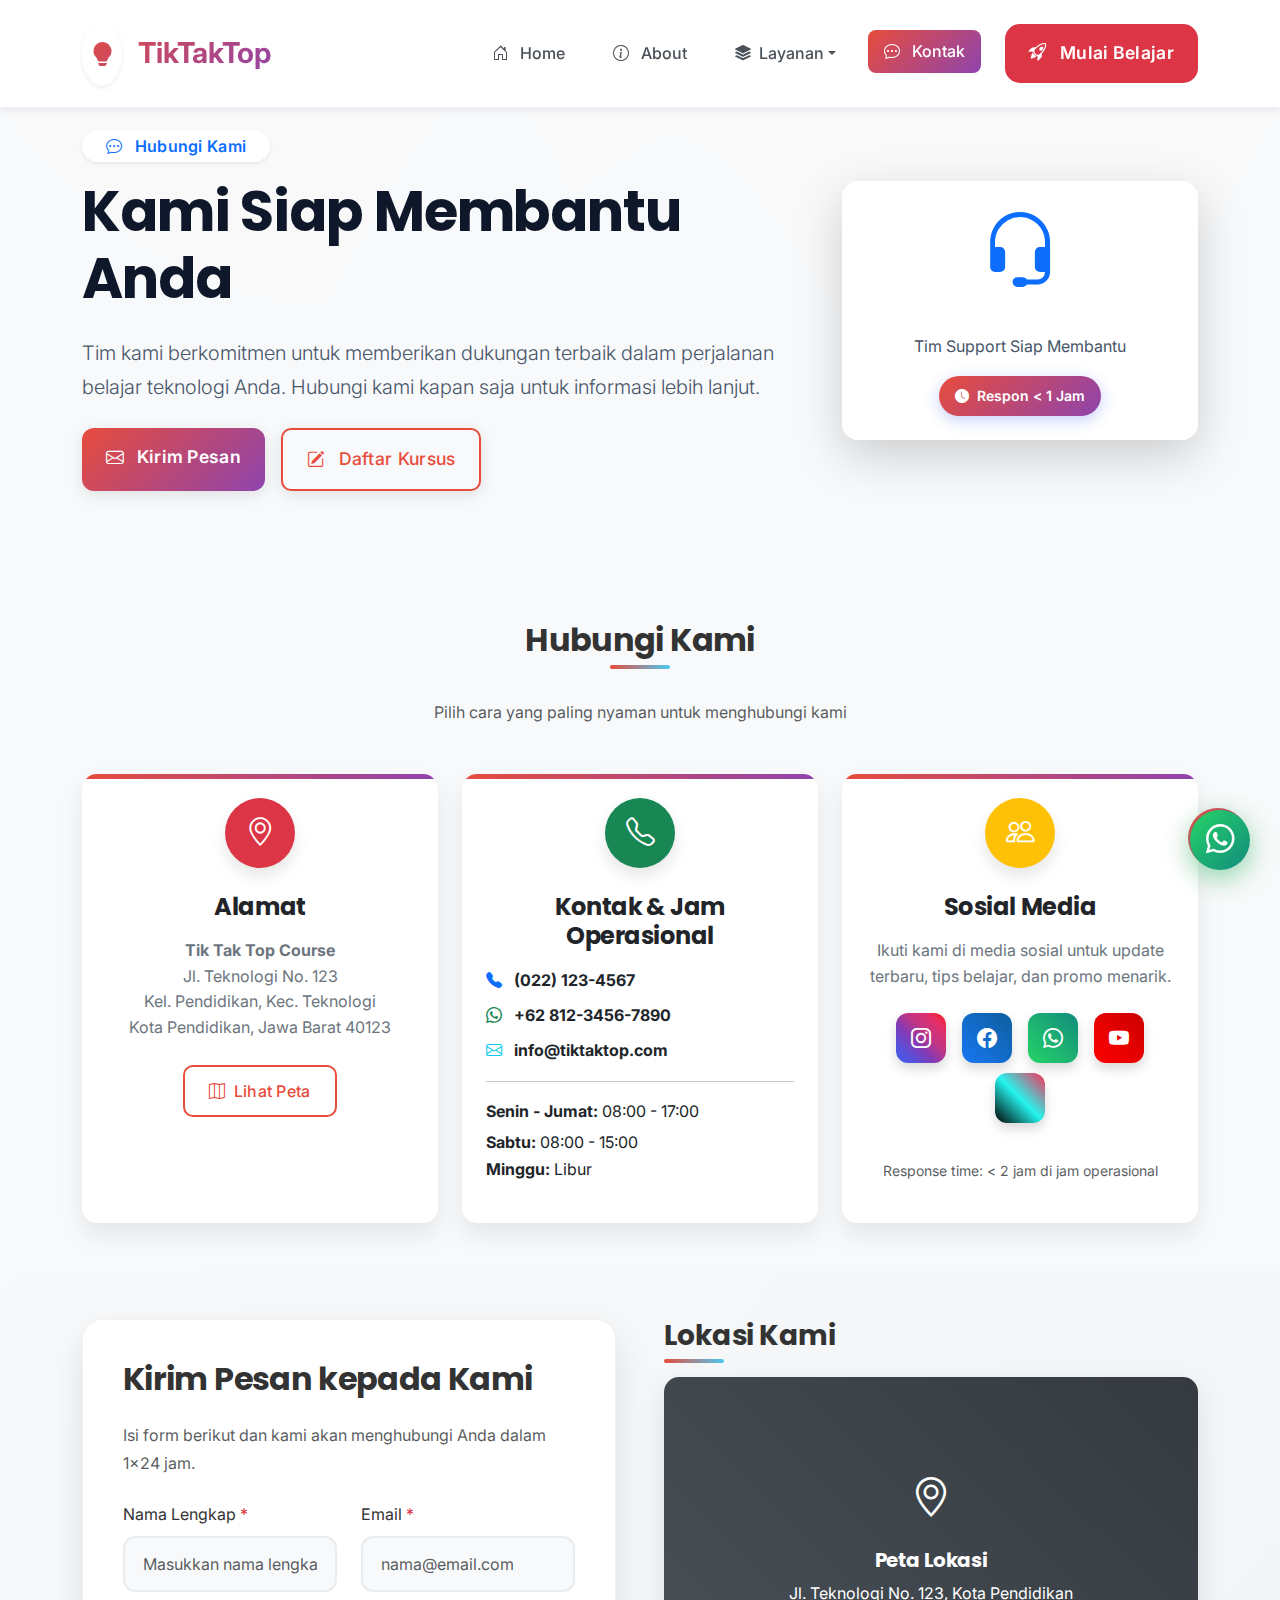
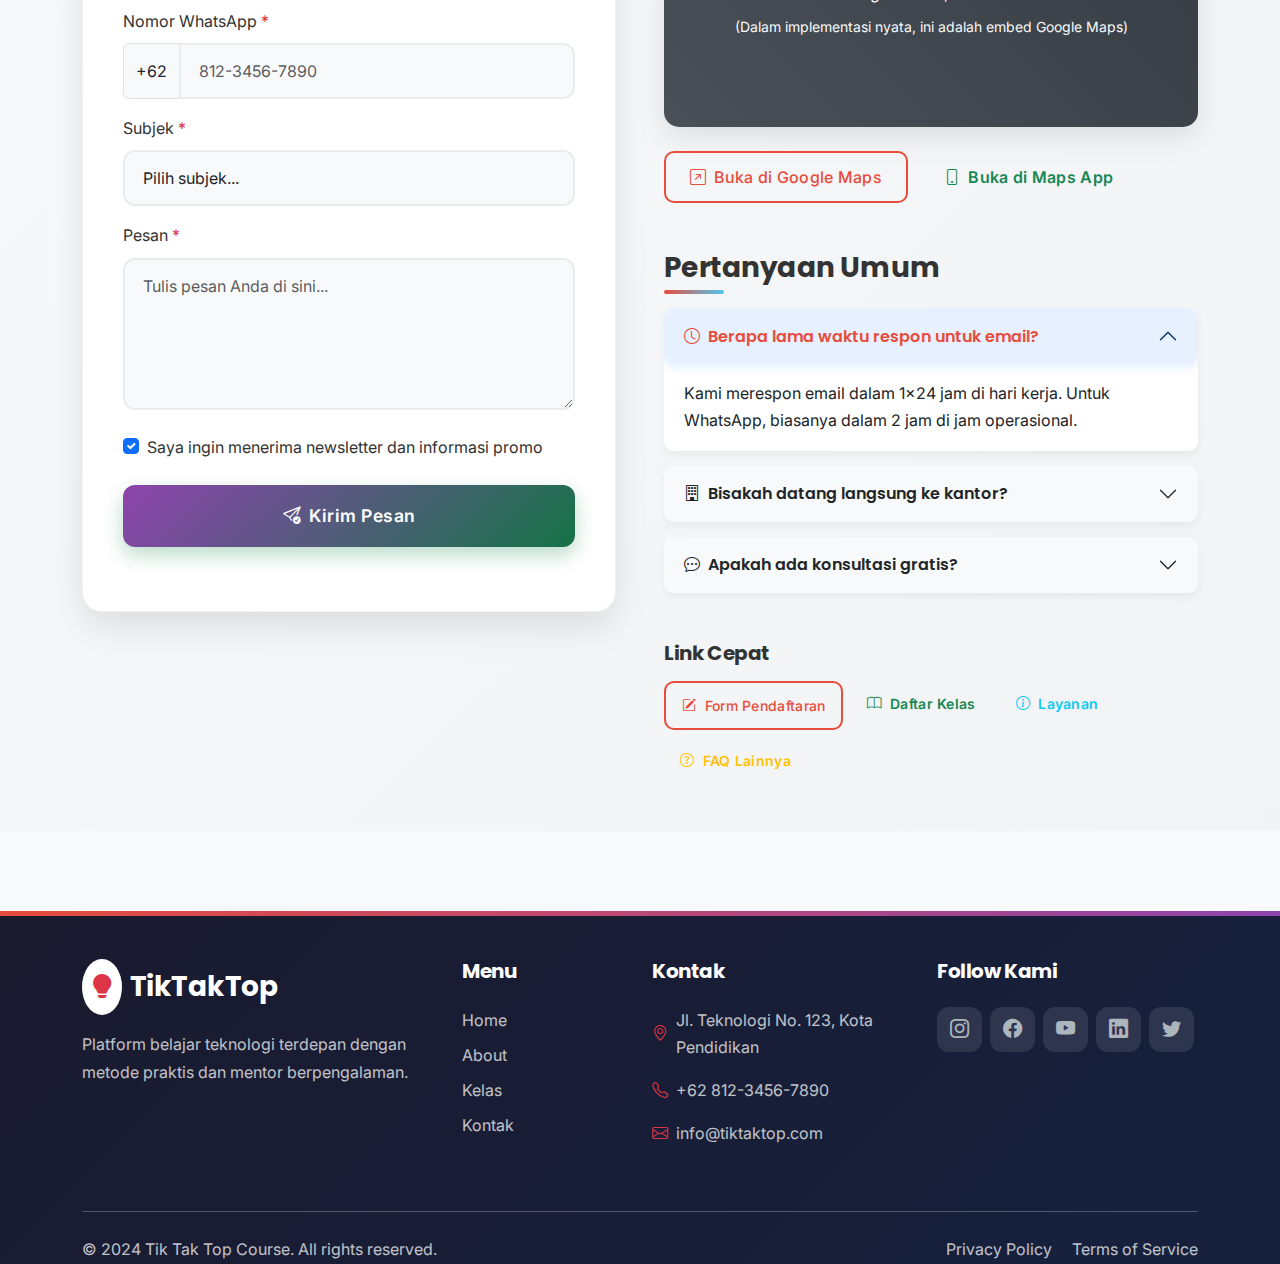
<file: contact.html>
<!DOCTYPE html>
<html lang="id" data-bs-theme="light">
<head>
    <meta charset="UTF-8">
    <meta name="viewport" content="width=device-width, initial-scale=1.0">
    <title>Kontak - Tik Tak Top Course</title>
    
    <!-- Bootstrap 5 CSS CDN -->
    <link href="https://cdn.jsdelivr.net/npm/bootstrap@5.3.8/dist/css/bootstrap.min.css" rel="stylesheet">
    
    <!-- Bootstrap Icons -->
    <link rel="stylesheet" href="https://cdn.jsdelivr.net/npm/bootstrap-icons@1.11.3/font/bootstrap-icons.min.css">
    
    <!-- Font Google -->
    <link href="https://fonts.googleapis.com/css2?family=Poppins:wght@300;400;500;600;700;800&family=Inter:wght@300;400;500;600;700&display=swap" rel="stylesheet">
    
    <!-- Cache Control -->
    <meta http-equiv="Cache-Control" content="no-cache, no-store, must-revalidate">
    <meta http-equiv="Pragma" content="no-cache">
    <meta http-equiv="Expires" content="0">
    <meta name="version" content="1.1.20251219">
    
    <!-- Animate CSS -->
    <link rel="stylesheet" href="https://cdnjs.cloudflare.com/ajax/libs/animate.css/4.1.1/animate.min.css">
    
    <!-- Link ke CSS External -->
    <link rel="stylesheet" href="assets/css/style.css">
    <style>
        :root {
            --primary-color: #e74c3c;
            --secondary-color: #8e44ad;
            --accent-color: #4cc9f0;
            --gradient-primary: linear-gradient(135deg, #e74c3c 0%, #8e44ad 100%);
            --gradient-secondary: linear-gradient(135deg, #4cc9f0 0%, #e74c3c 100%);
            --dark-color: #1a1a2e;
        }
        
        * {
            margin: 0;
            padding: 0;
            box-sizing: border-box;
        }
        
        body {
            font-family: 'Inter', sans-serif;
            overflow-x: hidden;
            background: #f8f9fa;
            color: #333;
        }
        
        h1, h2, h3, h4, h5, h6 {
            font-family: 'Poppins', sans-serif;
            font-weight: 700;
        }
        
        /* Navbar Enhanced */
        .navbar {
            background: rgba(255, 255, 255, 0.95) !important;
            backdrop-filter: blur(10px);
            border-bottom: 1px solid rgba(67, 97, 238, 0.1);
            transition: all 0.4s cubic-bezier(0.4, 0, 0.2, 1);
            padding: 1rem 0;
        }
        
        .navbar.scrolled {
            padding: 0.5rem 0;
            box-shadow: 0 4px 20px rgba(67, 97, 238, 0.1);
        }
        
        .navbar-brand {
            font-weight: 800;
            font-size: 1.8rem !important;
            background: var(--gradient-primary);
            -webkit-background-clip: text;
            background-clip: text;
            -webkit-text-fill-color: transparent;
        }
        
        .nav-link {
            font-weight: 500;
            margin: 0 0.5rem;
            padding: 0.5rem 1rem !important;
            border-radius: 8px;
            transition: all 0.3s ease;
            color: #495057 !important;
        }
        
        .nav-link:hover {
            background: rgba(67, 97, 238, 0.1);
            transform: translateY(-2px);
            color: var(--primary-color) !important;
        }
        
        .nav-link.active {
            background: var(--gradient-primary);
            color: white !important;
        }
        
        .nav-link:hover, .nav-link.active {
            background-color: rgba(255,255,255,0.15);
            transform: translateY(-2px);
        }
        
        .about-hero {
            background: linear-gradient(135deg, rgba(67, 97, 238, 0.95) 0%, rgba(58, 12, 163, 0.9) 100%),
                        url('https://images.unsplash.com/photo-1516321318423-f06f85e504b3?ixlib=rb-4.0.3&auto=format&fit=crop&w=1170&q=80');
            background-size: cover;
            background-position: center;
            background-attachment: fixed;
            color: white;
            padding: 50px;
            margin-top: 0px;
            position: relative;
            overflow: hidden;
        }
        
        .about-hero::before {
            content: '';
            position: absolute;
            top: 0;
            left: 0;
            right: 0;
            bottom: 0;
            background: url('data:image/svg+xml,<svg xmlns="http://www.w3.org/2000/svg" viewBox="0 0 1200 120" preserveAspectRatio="none"><path d="M0,0V46.29c47.79,22.2,103.59,32.17,158,28,70.36-5.37,136.33-33.31,206.8-37.5C438.64,32.43,512.34,53.67,583,72.05c69.27,18,138.3,24.88,209.4,13.08,36.15-6,69.85-17.84,104.45-29.34C989.49,25,1113-14.29,1200,52.47V0Z" opacity=".15" fill="white"/><path d="M0,0V15.81C13,36.92,27.64,56.86,47.69,72.05,99.41,111.27,165,111,224.58,91.58c31.15-10.15,60.09-26.07,89.67-39.8,40.92-19,84.73-46,130.83-49.67,36.26-2.85,70.9,9.42,98.6,31.56,31.77,25.39,62.32,62,103.63,73,40.44,10.79,81.35-6.69,119.13-24.28s75.16-39,116.92-43.05c59.73-5.85,113.28,22.88,168.9,38.84,30.2,8.66,59,6.17,87.09-7.5,22.43-10.89,48-26.93,60.65-49.24V0Z" opacity=".3" fill="white"/><path d="M0,0V5.63C149.93,59,314.09,71.32,475.83,42.57c43-7.64,84.23-20.12,127.61-26.46,59-8.63,112.48,12.24,165.56,35.4C827.93,77.22,886,95.24,951.2,90c86.53-7,172.46-45.71,248.8-84.81V0Z" opacity=".5" fill="white"/></svg>');
            background-size: cover;
            background-position: bottom;
            opacity: 0.2;
        }
        
        .hero-content {
            position: relative;
            z-index: 1;
        }
        
        .cert-badge {
            display: inline-flex;
            align-items: center;
            gap: 0.5rem;
            background: linear-gradient(135deg, var(--primary-color), var(--secondary-color));
            color: white;
            padding: 0.5rem 1rem;
            border-radius: 20px;
            font-size: 0.875rem;
            font-weight: 600;
            box-shadow: 0 4px 15px rgba(67, 97, 238, 0.3);
        }
        
        .btn-about {
            position: relative;
            overflow: hidden;
            border-radius: 12px;
            font-weight: 600;
            transition: all 0.3s cubic-bezier(0.4, 0, 0.2, 1);
            box-shadow: 0 4px 15px rgba(0, 0, 0, 0.1);
        }
        
        .btn-about:hover {
            transform: translateY(-3px);
            box-shadow: 0 8px 25px rgba(0, 0, 0, 0.15);
        }
        
        .btn-about .ripple {
            position: absolute;
            border-radius: 50%;
            background: rgba(255, 255, 255, 0.3);
            transform: scale(0);
            animation: ripple 0.6s linear;
            pointer-events: none;
        }
        
        @keyframes ripple {
            to {
                transform: scale(4);
                opacity: 0;
            }
        }
        
        #backToTop {
            opacity: 0;
            transform: translateY(20px);
            transition: all 0.3s ease;
        }
        
        .contact-card {
            border: none;
            border-radius: 15px;
            box-shadow: 0 12px 24px rgba(0,0,0,0.08);
            transition: all 0.4s cubic-bezier(0.175, 0.885, 0.32, 1.275);
            height: 100%;
            overflow: hidden;
            position: relative;
            z-index: 1;
        }
        
        .contact-card::before {
            content: '';
            position: absolute;
            top: 0;
            left: 0;
            width: 100%;
            height: 5px;
            background: linear-gradient(90deg, var(--primary-color), var(--secondary-color));
            z-index: 2;
        }
        
        .contact-card:hover {
            transform: translateY(-12px) scale(1.02);
            box-shadow: 0 20px 40px rgba(0,0,0,0.15);
        }
        
        .contact-icon {
            width: 70px;
            height: 70px;
            display: flex;
            align-items: center;
            justify-content: center;
            border-radius: 50%;
            margin-bottom: 25px;
            font-size: 1.8rem;
            box-shadow: 0 8px 16px rgba(0,0,0,0.1);
        }
        
        .contact-form {
            background: white;
            border-radius: 20px;
            padding: 40px;
            box-shadow: 0 15px 35px rgba(0,0,0,0.1);
            border: 1px solid rgba(0,0,0,0.05);
        }
        
        .form-control, .form-select {
            border: 2px solid #e9ecef;
            border-radius: 12px;
            padding: 14px 18px;
            transition: all 0.3s;
            font-size: 1rem;
        }
        
        .form-control:focus, .form-select:focus {
            border-color: var(--primary-color);
            box-shadow: 0 0 0 0.3rem rgba(13, 110, 253, 0.2);
            transform: translateY(-2px);
        }
        
        .btn-submit {
            background: linear-gradient(135deg, var(--secondary-color) 0%, #157347 100%);
            color: white;
            padding: 16px 35px;
            font-size: 1.1rem;
            font-weight: 600;
            border: none;
            border-radius: 12px;
            transition: all 0.3s;
            box-shadow: 0 8px 20px rgba(25, 135, 84, 0.3);
            letter-spacing: 0.5px;
        }
        
        .btn-submit:hover {
            transform: translateY(-5px);
            box-shadow: 0 12px 25px rgba(25, 135, 84, 0.4);
        }
        
        .btn-outline-primary {
            border-width: 2px;
            border-radius: 10px;
            font-weight: 500;
            transition: all 0.3s;
        }
        
        .btn-outline-primary:hover {
            transform: translateY(-3px);
            box-shadow: 0 8px 15px rgba(13, 110, 253, 0.2);
        }
        
        .map-container {
            border-radius: 15px;
            overflow: hidden;
            box-shadow: 0 10px 30px rgba(0,0,0,0.1);
            height: 350px;
            position: relative;
        }
        
        .map-placeholder {
            background: linear-gradient(45deg, #495057, #343a40);
            height: 100%;
            display: flex;
            flex-direction: column;
            align-items: center;
            justify-content: center;
            color: white;
            padding: 20px;
        }
        
        .social-link {
            width: 50px;
            height: 50px;
            display: inline-flex;
            align-items: center;
            justify-content: center;
            border-radius: 12px;
            color: white;
            margin: 0 8px 10px;
            transition: all 0.3s;
            box-shadow: 0 6px 12px rgba(0,0,0,0.15);
        }
        
        .social-link:hover {
            transform: translateY(-8px) rotate(5deg);
            box-shadow: 0 12px 20px rgba(0,0,0,0.2);
        }
        
        .bg-instagram {
            background: linear-gradient(45deg, #405DE6, #5851DB, #833AB4, #C13584, #E1306C, #FD1D1D);
        }
        
        .bg-facebook {
            background: linear-gradient(45deg, #1877F2, #0D5F9E);
        }
        
        .bg-whatsapp {
            background: linear-gradient(45deg, #25D366, #128C7E);
        }
        
        .bg-youtube {
            background: linear-gradient(45deg, #FF0000, #CC0000);
        }
        
        .bg-tiktok {
            background: linear-gradient(45deg, #000000, #25F4EE, #FE2C55);
        }
        
        .accordion-button {
            font-weight: 600;
            padding: 18px 20px;
            border-radius: 10px !important;
            border: none;
            background-color: #f8f9fa;
        }
        
        .accordion-button:not(.collapsed) {
            background-color: rgba(13, 110, 253, 0.1);
            color: var(--primary-color);
            box-shadow: 0 4px 10px rgba(13, 110, 253, 0.1);
        }
        
        .accordion-item {
            border: none;
            border-radius: 10px !important;
            margin-bottom: 15px;
            overflow: hidden;
            box-shadow: 0 4px 10px rgba(0,0,0,0.05);
        }
        
        footer {
            background: linear-gradient(135deg, var(--dark-color) 0%, #000 100%);
            color: white;
            margin-top: 80px;
            padding-top: 60px;
            position: relative;
        }
        
        footer::before {
            content: '';
            position: absolute;
            top: 0;
            left: 0;
            width: 100%;
            height: 5px;
            background: linear-gradient(90deg, var(--primary-color), var(--accent-color));
        }
        
        .footer-link {
            color: #ddd;
            text-decoration: none;
            transition: all 0.3s;
            display: inline-block;
            margin-bottom: 8px;
        }
        
        .footer-link:hover {
            color: white;
            transform: translateX(5px);
            text-decoration: underline;
        }
        
        .social-icon {
            width: 45px;
            height: 45px;
            border-radius: 12px;
            display: flex;
            align-items: center;
            justify-content: center;
            color: white;
            text-decoration: none;
            transition: all 0.3s;
            font-size: 1.2rem;
        }
        
        .social-icon:hover {
            transform: translateY(-3px);
            box-shadow: 0 8px 15px rgba(0,0,0,0.2);
        }
        
        .bg-instagram { background: linear-gradient(45deg, #405DE6, #5851DB, #833AB4, #C13584, #E1306C, #FD1D1D); }
        .bg-facebook { background: linear-gradient(45deg, #1877F2, #0D5F9E); }
        .bg-youtube { background: linear-gradient(45deg, #FF0000, #CC0000); }
        .bg-linkedin { background: linear-gradient(45deg, #0077B5, #005885); }
        .bg-twitter { background: linear-gradient(45deg, #1DA1F2, #0D95E8); }
        
        .hover-opacity-100:hover {
            opacity: 1 !important;
        }
        
        .floating-button {
            position: fixed;
            bottom: 30px;
            right: 30px;
            width: 60px;
            height: 60px;
            border-radius: 50%;
            background: linear-gradient(135deg, #25D366, #128C7E);
            color: white;
            display: flex;
            align-items: center;
            justify-content: center;
            font-size: 1.8rem;
            box-shadow: 0 8px 25px rgba(37, 211, 102, 0.4);
            z-index: 1000;
            transition: all 0.3s;
            text-decoration: none;
        }
        
        .floating-button:hover {
            transform: scale(1.1) rotate(15deg);
            color: white;
            box-shadow: 0 12px 30px rgba(37, 211, 102, 0.5);
        }
        
        .section-title {
            position: relative;
            display: inline-block;
            margin-bottom: 40px;
            font-weight: 700;
        }
        
        .section-title::after {
            content: '';
            position: absolute;
            bottom: -10px;
            left: 0;
            width: 60px;
            height: 4px;
            background: linear-gradient(90deg, var(--primary-color), var(--accent-color));
            border-radius: 2px;
        }
        
        .text-center .section-title::after {
            left: 50%;
            transform: translateX(-50%);
        }
        
        @media (max-width: 992px) {
            .contact-hero {
                padding: 80px 0 60px;
                text-align: center;
            }
            
            .hero-icon {
                display: none;
            }
            
            .contact-form {
                padding: 30px 25px;
            }
            
            .floating-button {
                bottom: 20px;
                right: 20px;
                width: 55px;
                height: 55px;
            }
        }
        
        @media (max-width: 576px) {
            .contact-hero {
                padding: 60px 0 50px;
            }
            
            .contact-hero h1 {
                font-size: 2.2rem;
            }
            
            .contact-card {
                margin-bottom: 25px;
            }
            
            .floating-button {
                bottom: 15px;
                right: 15px;
                width: 50px;
                height: 50px;
                font-size: 1.5rem;
            }
        }
        
        /* Animations */
        @keyframes fadeInUp {
            from {
                opacity: 0;
                transform: translateY(30px);
            }
            to {
                opacity: 1;
                transform: translateY(0);
            }
        }
        
        .animate-on-scroll {
            animation: fadeInUp 0.8s ease-out;
        }
        
        .contact-card, .contact-form, .map-container {
            animation: fadeInUp 0.8s ease-out;
        }
    </style>
</head>
<body>
    <!-- Navbar (Sama dengan index.html) -->
    <nav class="navbar navbar-expand-lg fixed-top">
        <div class="container">
            <a class="navbar-brand d-flex align-items-center" href="index.html">
                <div class="bg-gradient-primary rounded-circle p-2 me-3 shadow-sm">
                    <i class="bi bi-lightbulb-fill text-white fs-4"></i>
                </div>
                <span class="fw-bold">TikTakTop</span>
            </a>
            
            <!-- Mobile Menu Toggle -->
            <button class="navbar-toggler" type="button" data-bs-toggle="collapse" data-bs-target="#navbarNav">
                <span class="navbar-toggler-icon"></span>
            </button>
            
            <!-- Navbar Menu -->
            <div class="collapse navbar-collapse" id="navbarNav">
                <ul class="navbar-nav ms-auto align-items-lg-center">
                    <li class="nav-item">
                        <a class="nav-link" href="index.html">
                            <i class="bi bi-house-door me-2"></i> Home
                        </a>
                    </li>
                    <li class="nav-item">
                        <a class="nav-link" href="about.html">
                            <i class="bi bi-info-circle me-2"></i> About
                        </a>
                    </li>
                    <li class="nav-item dropdown">
                        <a class="nav-link dropdown-toggle d-flex align-items-center" href="#" data-bs-toggle="dropdown">
                            <i class="bi bi-stack me-2"></i> Layanan
                        </a>
                        <ul class="dropdown-menu dropdown-menu-end shadow-lg border-0 rounded-3">
                            <li><a class="dropdown-item py-3" href="services.html">
                                <i class="bi bi-info-square me-2 text-danger"></i> Informasi Layanan
                            </a></li>
                            <li><a class="dropdown-item py-3" href="pendaftaran.html">
                                <i class="bi bi-pencil-square me-2 text-danger"></i> Pendaftaran
                            </a></li>
                        </ul>
                    </li>
                    <li class="nav-item">
                        <a class="nav-link active" href="contact.html">
                            <i class="bi bi-chat-dots me-2"></i> Kontak
                        </a>
                    </li>
                    <li class="nav-item ms-lg-3">
                        <a href="pendaftaran.html" class="btn btn-danger btn-lg px-4">
                            <i class="bi bi-rocket-takeoff me-2"></i> Mulai Belajar
                        </a>
                    </li>
                </ul>
            </div>
        </div>
    </nav>

    <!-- Hero Section -->
    <section class="about-hero">
        <div class="container">
            <div class="row align-items-center hero-content">
                <div class="col-lg-8 animate__animated animate__fadeInLeft">
                    <span class="badge bg-white text-primary fs-6 px-4 py-2 mb-3 shadow-sm">
                        <i class="bi bi-chat-dots me-2"></i> Hubungi Kami
                    </span>
                    <h1 class="display-4 fw-bold mb-4">Kami Siap Membantu Anda</h1>
                    <p class="lead mb-4">Tim kami berkomitmen untuk memberikan dukungan terbaik dalam perjalanan belajar teknologi Anda. Hubungi kami kapan saja untuk informasi lebih lanjut.</p>
                    <div class="d-flex flex-wrap gap-3">
                        <a href="#contact-form" class="btn btn-primary btn-lg px-4 py-3 btn-about">
                            <i class="bi bi-envelope me-2"></i> Kirim Pesan
                        </a>
                        <a href="pendaftaran.html" class="btn btn-outline-primary btn-lg px-4 py-3 btn-about">
                            <i class="bi bi-pencil-square me-2"></i> Daftar Kursus
                        </a>
                    </div>
                </div>
                <div class="col-lg-4 text-center animate__animated animate__fadeInRight">
                    <div class="bg-white rounded-4 p-4 shadow-lg">
                        <i class="bi bi-headset display-1 text-primary mb-3"></i>
                        <h5 class="fw-bold">24/7 Support</h5>
                        <p class="text-muted mb-0">Tim Support Siap Membantu</p>
                        <div class="mt-3">
                            <span class="cert-badge">
                                <i class="bi bi-clock-fill"></i>
                                <span>Respon < 1 Jam</span>
                            </span>
                        </div>
                    </div>
                </div>
            </div>
        </div>
    </section>

    <!-- Contact Info -->
    <section class="py-5" style="padding-top: 5rem !important;">
        <div class="container">
            <div class="text-center mb-5">
                <h2 class="section-title">Hubungi Kami</h2>
                <p class="text-muted">Pilih cara yang paling nyaman untuk menghubungi kami</p>
            </div>
            
            <div class="row g-4">
                <!-- Alamat -->
                <div class="col-md-4">
                    <div class="card contact-card">
                        <div class="card-body text-center p-4">
                            <div class="contact-icon bg-danger text-white mx-auto">
                                <i class="bi bi-geo-alt"></i>
                            </div>
                            <h4 class="card-title mb-3">Alamat</h4>
                            <p class="card-text">
                                <strong>Tik Tak Top Course</strong><br>
                                Jl. Teknologi No. 123<br>
                                Kel. Pendidikan, Kec. Teknologi<br>
                                Kota Pendidikan, Jawa Barat 40123
                            </p>
                            <div class="mt-4">
                                <a href="#map" class="btn btn-outline-primary px-4">
                                    <i class="bi bi-map me-2"></i>Lihat Peta
                                </a>
                            </div>
                        </div>
                    </div>
                </div>
                
                <!-- Kontak -->
                <div class="col-md-4">
                    <div class="card contact-card">
                        <div class="card-body text-center p-4">
                            <div class="contact-icon bg-success text-white mx-auto">
                                <i class="bi bi-telephone"></i>
                            </div>
                            <h4 class="card-title mb-3">Kontak & Jam Operasional</h4>
                            <div class="text-start">
                                <p class="mb-2">
                                    <i class="bi bi-telephone-fill text-primary me-2"></i>
                                    <strong>(022) 123-4567</strong>
                                </p>
                                <p class="mb-2">
                                    <i class="bi bi-whatsapp text-success me-2"></i>
                                    <strong>+62 812-3456-7890</strong>
                                </p>
                                <p class="mb-3">
                                    <i class="bi bi-envelope text-info me-2"></i>
                                    <strong>info@tiktaktop.com</strong>
                                </p>
                                <hr>
                                <p class="mb-1"><strong>Senin - Jumat:</strong> 08:00 - 17:00</p>
                                <p class="mb-0"><strong>Sabtu:</strong> 08:00 - 15:00</p>
                                <p><strong>Minggu:</strong> Libur</p>
                            </div>
                        </div>
                    </div>
                </div>
                
                <!-- Sosial Media -->
                <div class="col-md-4">
                    <div class="card contact-card">
                        <div class="card-body text-center p-4">
                            <div class="contact-icon bg-warning text-white mx-auto">
                                <i class="bi bi-people"></i>
                            </div>
                            <h4 class="card-title mb-3">Sosial Media</h4>
                            <p class="card-text mb-4">Ikuti kami di media sosial untuk update terbaru, tips belajar, dan promo menarik.</p>
                            
                            <div class="d-flex justify-content-center flex-wrap">
                                <a href="#" class="social-link bg-instagram" title="Instagram">
                                    <i class="bi bi-instagram fs-5"></i>
                                </a>
                                <a href="#" class="social-link bg-facebook" title="Facebook">
                                    <i class="bi bi-facebook fs-5"></i>
                                </a>
                                <a href="#" class="social-link bg-whatsapp" title="WhatsApp">
                                    <i class="bi bi-whatsapp fs-5"></i>
                                </a>
                                <a href="#" class="social-link bg-youtube" title="YouTube">
                                    <i class="bi bi-youtube fs-5"></i>
                                </a>
                                <a href="#" class="social-link bg-tiktok" title="TikTok">
                                    <i class="fab fa-tiktok fs-5"></i>
                                </a>
                            </div>
                            
                            <div class="mt-4">
                                <small class="text-muted">Response time: < 2 jam di jam operasional</small>
                            </div>
                        </div>
                    </div>
                </div>
            </div>
        </div>
    </section>

    <!-- Contact Form & Map -->
    <section class="py-5 bg-light">
        <div class="container">
            <div class="row g-5">
                <!-- Form -->
                <div class="col-lg-6">
                    <div class="contact-form" id="contact-form">
                        <h2 class="mb-4">Kirim Pesan kepada Kami</h2>
                        <p class="text-muted mb-4">Isi form berikut dan kami akan menghubungi Anda dalam 1x24 jam.</p>
                        
                        <form id="contactForm">
                            <div class="row">
                                <div class="col-md-6 mb-3">
                                    <label class="form-label">Nama Lengkap <span class="text-danger">*</span></label>
                                    <input type="text" class="form-control" placeholder="Masukkan nama lengkap" required>
                                </div>
                                <div class="col-md-6 mb-3">
                                    <label class="form-label">Email <span class="text-danger">*</span></label>
                                    <input type="email" class="form-control" placeholder="nama@email.com" required>
                                </div>
                            </div>
                            
                            <div class="mb-3">
                                <label class="form-label">Nomor WhatsApp <span class="text-danger">*</span></label>
                                <div class="input-group">
                                    <span class="input-group-text">+62</span>
                                    <input type="tel" class="form-control" placeholder="812-3456-7890" required>
                                </div>
                            </div>
                            
                            <div class="mb-3">
                                <label class="form-label">Subjek <span class="text-danger">*</span></label>
                                <select class="form-select" required>
                                    <option value="">Pilih subjek...</option>
                                    <option value="info-kursus">Informasi Kursus</option>
                                    <option value="pendaftaran">Pendaftaran</option>
                                    <option value="konsultasi">Konsultasi Karir</option>
                                    <option value="partnership">Partnership/Kerjasama</option>
                                    <option value="lainnya">Lainnya</option>
                                </select>
                            </div>
                            
                            <div class="mb-4">
                                <label class="form-label">Pesan <span class="text-danger">*</span></label>
                                <textarea class="form-control" rows="5" placeholder="Tulis pesan Anda di sini..." required></textarea>
                            </div>
                            
                            <div class="mb-4">
                                <div class="form-check">
                                    <input class="form-check-input" type="checkbox" id="newsletter" checked>
                                    <label class="form-check-label" for="newsletter">
                                        Saya ingin menerima newsletter dan informasi promo
                                    </label>
                                </div>
                            </div>
                            
                            <div class="d-grid">
                                <button type="submit" class="btn-submit">
                                    <i class="bi bi-send-check me-2"></i>Kirim Pesan
                                </button>
                            </div>
                            
                            <!-- Alert Placeholder -->
                            <div id="formAlert" class="mt-4"></div>
                        </form>
                    </div>
                </div>
                
                <!-- Map & FAQ -->
                <div class="col-lg-6">
                    <!-- Map -->
                    <div class="mb-5">
                        <h3 class="mb-4 section-title">Lokasi Kami</h3>
                        <div class="map-container" id="map">
                            <div class="map-placeholder">
                                <i class="bi bi-geo-alt fs-1 mb-3"></i>
                                <h5>Peta Lokasi</h5>
                                <p class="mb-2">Jl. Teknologi No. 123, Kota Pendidikan</p>
                                <small class="text-light">(Dalam implementasi nyata, ini adalah embed Google Maps)</small>
                            </div>
                        </div>
                        <div class="mt-4">
                            <a href="https://maps.google.com" target="_blank" class="btn btn-outline-primary px-4">
                                <i class="bi bi-arrow-up-right-square me-2"></i>Buka di Google Maps
                            </a>
                            <a href="https://maps.app.goo.gl" target="_blank" class="btn btn-outline-success px-4 ms-2">
                                <i class="bi bi-phone me-2"></i>Buka di Maps App
                            </a>
                        </div>
                    </div>
                    
                    <!-- FAQ -->
                    <div>
                        <h3 class="mb-4 section-title">Pertanyaan Umum</h3>
                        <div class="accordion" id="faqAccordion">
                            <!-- FAQ 1 -->
                            <div class="accordion-item">
                                <h2 class="accordion-header">
                                    <button class="accordion-button" type="button" data-bs-toggle="collapse" data-bs-target="#faq1">
                                        <i class="bi bi-clock me-2"></i>Berapa lama waktu respon untuk email?
                                    </button>
                                </h2>
                                <div id="faq1" class="accordion-collapse collapse show" data-bs-parent="#faqAccordion">
                                    <div class="accordion-body">
                                        Kami merespon email dalam 1x24 jam di hari kerja. Untuk WhatsApp, biasanya dalam 2 jam di jam operasional.
                                    </div>
                                </div>
                            </div>
                            
                            <!-- FAQ 2 -->
                            <div class="accordion-item">
                                <h2 class="accordion-header">
                                    <button class="accordion-button collapsed" type="button" data-bs-toggle="collapse" data-bs-target="#faq2">
                                        <i class="bi bi-building me-2"></i>Bisakah datang langsung ke kantor?
                                    </button>
                                </h2>
                                <div id="faq2" class="accordion-collapse collapse" data-bs-parent="#faqAccordion">
                                    <div class="accordion-body">
                                        Ya, Anda bisa datang langsung ke alamat kami. Disarankan membuat janji terlebih dahulu via WhatsApp untuk memastikan ada staff yang bisa melayani.
                                    </div>
                                </div>
                            </div>
                            
                            <!-- FAQ 3 -->
                            <div class="accordion-item">
                                <h2 class="accordion-header">
                                    <button class="accordion-button collapsed" type="button" data-bs-toggle="collapse" data-bs-target="#faq3">
                                        <i class="bi bi-chat-dots me-2"></i>Apakah ada konsultasi gratis?
                                    </button>
                                </h2>
                                <div id="faq3" class="accordion-collapse collapse" data-bs-parent="#faqAccordion">
                                    <div class="accordion-body">
                                        Ya, kami menyediakan konsultasi karir gratis via WhatsApp atau datang langsung. Durasi 30 menit dengan konsultan kami.
                                    </div>
                                </div>
                            </div>
                        </div>
                        
                        <!-- Quick Links -->
                        <div class="mt-5">
                            <h5 class="mb-3">Link Cepat</h5>
                            <div class="d-flex flex-wrap gap-2">
                                <a href="pendaftaran.html" class="btn btn-outline-primary btn-sm px-3">
                                    <i class="bi bi-pencil-square me-1"></i> Form Pendaftaran
                                </a>
                                <a href="courses.html" class="btn btn-outline-success btn-sm px-3">
                                    <i class="bi bi-book me-1"></i> Daftar Kelas
                                </a>
                                <a href="services.html" class="btn btn-outline-info btn-sm px-3">
                                    <i class="bi bi-info-circle me-1"></i> Layanan
                                </a>
                                <a href="faq.html" class="btn btn-outline-warning btn-sm px-3">
                                    <i class="bi bi-question-circle me-1"></i> FAQ Lainnya
                                </a>
                            </div>
                        </div>
                    </div>
                </div>
            </div>
        </div>
    </section>

    <!-- Floating WhatsApp Button -->
    <a href="https://wa.me/6281234567890" target="_blank" class="floating-button">
        <i class="bi bi-whatsapp"></i>
    </a>

    <!-- Footer -->
    <footer class="footer pt-5">
        <div class="container">
            <div class="row g-4 pb-5">
                <div class="col-lg-4">
                    <div class="mb-4">
                        <div class="d-flex align-items-center mb-3">
                            <div class="bg-white rounded-circle p-2 me-2">
                                <i class="bi bi-lightbulb-fill text-danger fs-4"></i>
                            </div>
                            <h3 class="fw-bold mb-0 text-white">TikTakTop</h3>
                        </div>
                        <p class="text-light mb-4 opacity-75">Platform belajar teknologi terdepan dengan metode praktis dan mentor berpengalaman.</p>
                    </div>
                </div>
                
                <div class="col-lg-2 col-md-4">
                    <h5 class="fw-bold mb-4 text-white">Menu</h5>
                    <ul class="list-unstyled">
                        <li class="mb-2"><a href="index.html" class="text-light text-decoration-none opacity-75 hover-opacity-100">Home</a></li>
                        <li class="mb-2"><a href="about.html" class="text-light text-decoration-none opacity-75 hover-opacity-100">About</a></li>
                        <li class="mb-2"><a href="courses.html" class="text-light text-decoration-none opacity-75 hover-opacity-100">Kelas</a></li>
                        <li class="mb-2"><a href="contact.html" class="text-light text-decoration-none opacity-75 hover-opacity-100">Kontak</a></li>
                    </ul>
                </div>
                
                <div class="col-lg-3 col-md-4">
                    <h5 class="fw-bold mb-4 text-white">Kontak</h5>
                    <ul class="list-unstyled">
                        <li class="mb-3 d-flex align-items-center">
                            <i class="bi bi-geo-alt me-2 text-danger"></i>
                            <span class="text-light opacity-75">Jl. Teknologi No. 123, Kota Pendidikan</span>
                        </li>
                        <li class="mb-3 d-flex align-items-center">
                            <i class="bi bi-telephone me-2 text-danger"></i>
                            <span class="text-light opacity-75">+62 812-3456-7890</span>
                        </li>
                        <li class="mb-3 d-flex align-items-center">
                            <i class="bi bi-envelope me-2 text-danger"></i>
                            <span class="text-light opacity-75">info@tiktaktop.com</span>
                        </li>
                    </ul>
                </div>
                
                <div class="col-lg-3 col-md-4">
                    <h5 class="fw-bold mb-4 text-white">Follow Kami</h5>
                    <div class="d-flex gap-2 mb-4">
                        <a href="#" class="social-icon bg-instagram" title="Instagram">
                            <i class="bi bi-instagram"></i>
                        </a>
                        <a href="#" class="social-icon bg-facebook" title="Facebook">
                            <i class="bi bi-facebook"></i>
                        </a>
                        <a href="#" class="social-icon bg-youtube" title="YouTube">
                            <i class="bi bi-youtube"></i>
                        </a>
                        <a href="#" class="social-icon bg-linkedin" title="LinkedIn">
                            <i class="bi bi-linkedin"></i>
                        </a>
                        <a href="#" class="social-icon bg-twitter" title="Twitter">
                            <i class="bi bi-twitter"></i>
                        </a>
                    </div>
                </div>
            </div>
            
            <div class="border-top border-white border-opacity-25 pt-4">
                <div class="row align-items-center">
                    <div class="col-md-6">
                        <p class="mb-0 text-light opacity-75">&copy; 2024 Tik Tak Top Course. All rights reserved.</p>
                    </div>
                    <div class="col-md-6 text-md-end">
                        <a href="#" class="text-light text-decoration-none opacity-75 me-3">Privacy Policy</a>
                        <a href="#" class="text-light text-decoration-none opacity-75">Terms of Service</a>
                    </div>
                </div>
            </div>
        </div>
    </footer>

    <!-- Back to Top Button -->
    <button id="backToTop" class="btn btn-primary rounded-circle p-3 position-fixed shadow-lg" style="bottom: 2rem; right: 2rem; z-index: 1000; background: linear-gradient(135deg, var(--primary-color) 0%, var(--primary-dark) 100%); border: none;">
        <i class="bi bi-arrow-up"></i>
    </button>

    <!-- Bootstrap JS -->
    <script src="https://cdn.jsdelivr.net/npm/bootstrap@5.3.8/dist/js/bootstrap.bundle.min.js"></script>
    
    <!-- Form Script -->
    <script>
        // Navbar scroll effect
        window.addEventListener('scroll', function() {
            const navbar = document.querySelector('.navbar');
            if (window.scrollY > 50) {
                navbar.classList.add('scrolled');
            } else {
                navbar.classList.remove('scrolled');
            }
        });
        
        // Form submission handler
        document.getElementById('contactForm').addEventListener('submit', function(e) {
            e.preventDefault();
            
            const submitBtn = this.querySelector('button[type="submit"]');
            const originalText = submitBtn.innerHTML;
            const alertDiv = document.getElementById('formAlert');
            
            // Show loading
            submitBtn.innerHTML = '<span class="spinner-border spinner-border-sm"></span> Mengirim...';
            submitBtn.disabled = true;
            
            // Simulate API call (2 seconds)
            setTimeout(() => {
                // Success message
                alertDiv.innerHTML = `
                    <div class="alert alert-success alert-dismissible fade show" role="alert">
                        <h4 class="alert-heading"><i class="bi bi-check-circle-fill"></i> Pesan Terkirim!</h4>
                        <p>Terima kasih telah menghubungi kami. Tim kami akan merespon dalam 1x24 jam.</p>
                        <hr>
                        <p class="mb-0">Anda juga bisa langsung menghubungi kami via WhatsApp untuk respon lebih cepat.</p>
                        <button type="button" class="btn-close" data-bs-dismiss="alert"></button>
                    </div>
                `;
                
                // Reset form
                this.reset();
                
                // Reset button
                submitBtn.innerHTML = originalText;
                submitBtn.disabled = false;
                
                // Scroll to alert
                alertDiv.scrollIntoView({ behavior: 'smooth', block: 'center' });
                
            }, 2000);
        });
        
        // Smooth scroll for anchor links
        document.querySelectorAll('a[href^="#"]').forEach(anchor => {
            anchor.addEventListener('click', function(e) {
                const targetId = this.getAttribute('href');
                if (targetId !== '#') {
                    e.preventDefault();
                    const targetElement = document.querySelector(targetId);
                    if (targetElement) {
                        window.scrollTo({
                            top: targetElement.offsetTop - 120,
                            behavior: 'smooth'
                        });
                    }
                }
            });
        });
        
        // Animation on scroll
        const observerOptions = {
            threshold: 0.1,
            rootMargin: '0px 0px -50px 0px'
        };
        
        const observer = new IntersectionObserver((entries) => {
            entries.forEach(entry => {
                if (entry.isIntersecting) {
                    entry.target.classList.add('animate-on-scroll');
                }
            });
        }, observerOptions);
        
        // Observe elements for animation
        document.querySelectorAll('.contact-card, .contact-form, .map-container').forEach(el => {
            observer.observe(el);
        });
        
        // Back to top button
        const backToTopButton = document.getElementById('backToTop');
        
        window.addEventListener('scroll', () => {
            if (window.pageYOffset > 300) {
                backToTopButton.style.display = 'block';
                setTimeout(() => {
                    backToTopButton.style.opacity = '1';
                    backToTopButton.style.transform = 'translateY(0)';
                }, 10);
            } else {
                backToTopButton.style.opacity = '0';
                backToTopButton.style.transform = 'translateY(20px)';
                setTimeout(() => {
                    if (window.pageYOffset <= 300) {
                        backToTopButton.style.display = 'none';
                    }
                }, 300);
            }
        });
        
        backToTopButton.addEventListener('click', () => {
            window.scrollTo({
                top: 0,
                behavior: 'smooth'
            });
        });
        
        // Ripple effect for buttons
        document.querySelectorAll('.btn-about').forEach(button => {
            button.addEventListener('click', function(e) {
                const ripple = document.createElement('span');
                const rect = this.getBoundingClientRect();
                const size = Math.max(rect.width, rect.height);
                const x = e.clientX - rect.left - size / 2;
                const y = e.clientY - rect.top - size / 2;
                
                ripple.style.width = ripple.style.height = size + 'px';
                ripple.style.left = x + 'px';
                ripple.style.top = y + 'px';
                ripple.classList.add('ripple');
                
                this.appendChild(ripple);
                
                setTimeout(() => {
                    ripple.remove();
                }, 600);
            });
        });
    </script>
</body>
</html>
</file>
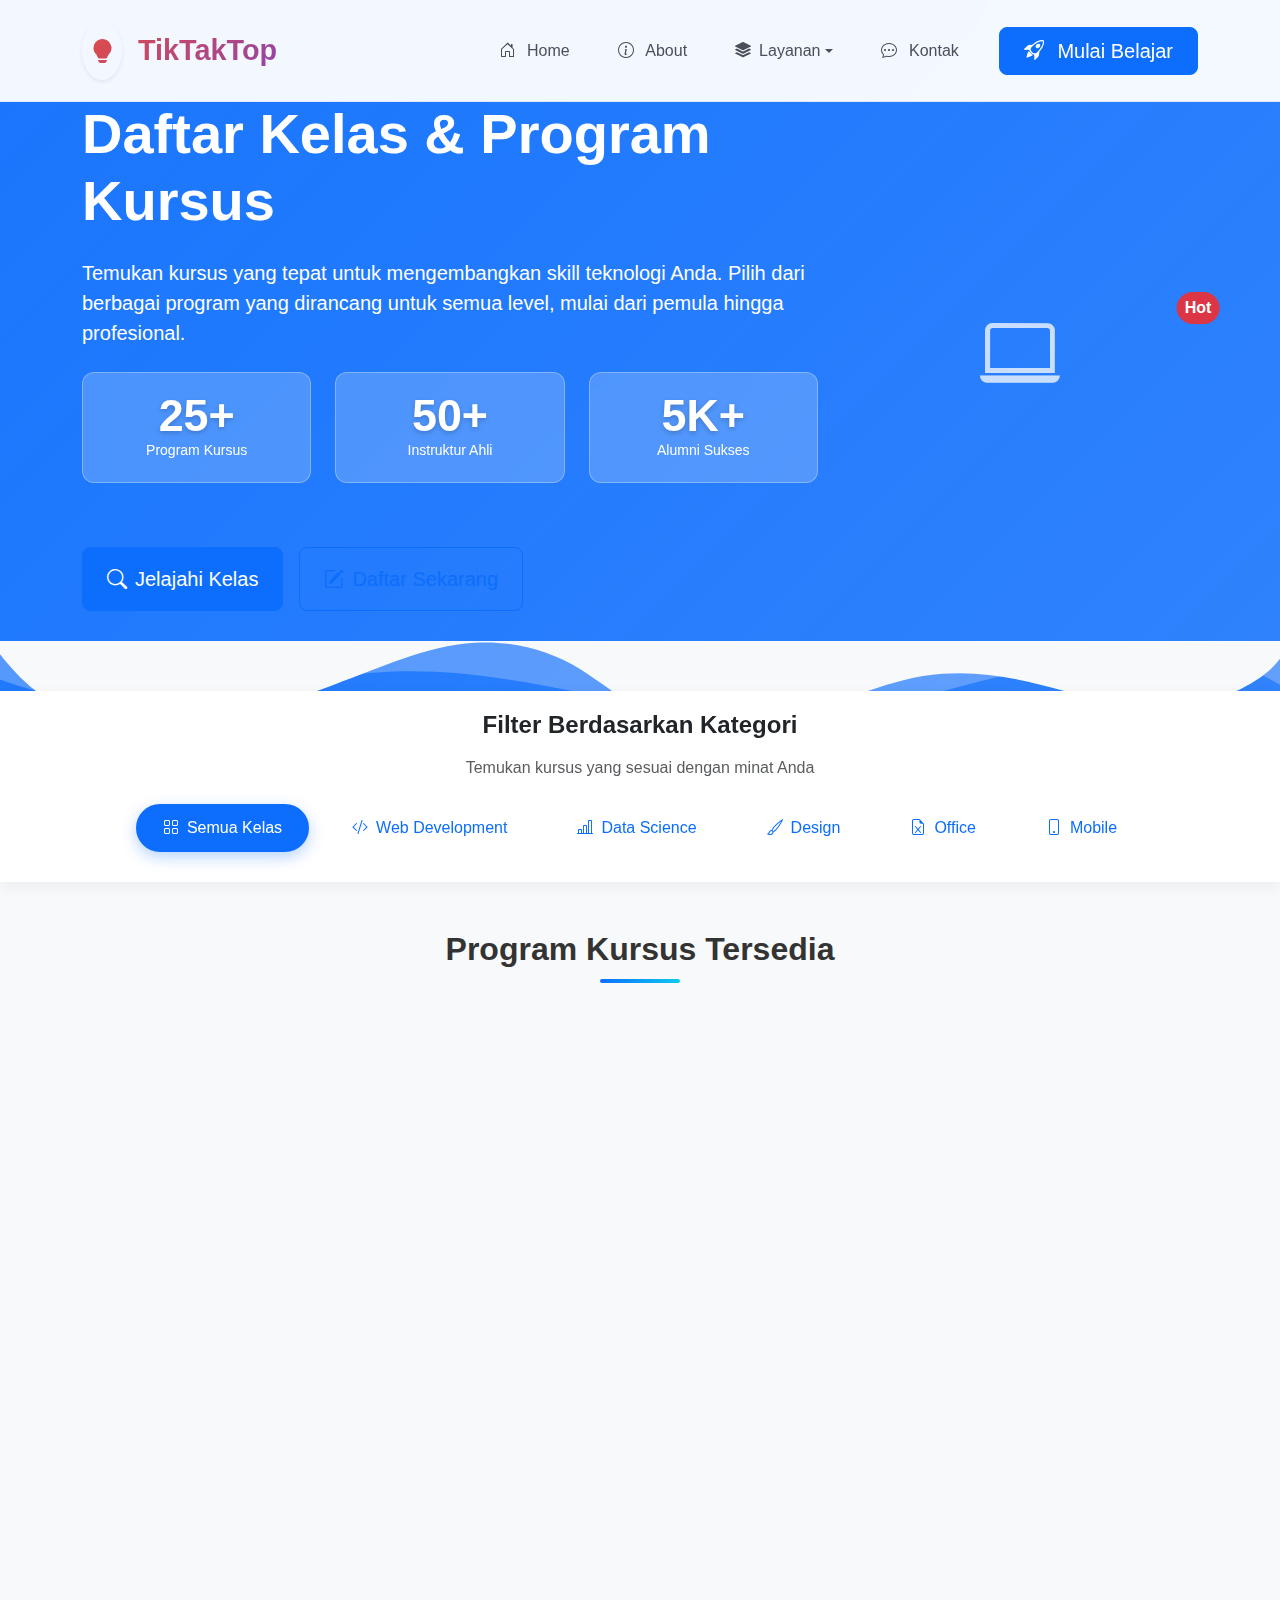
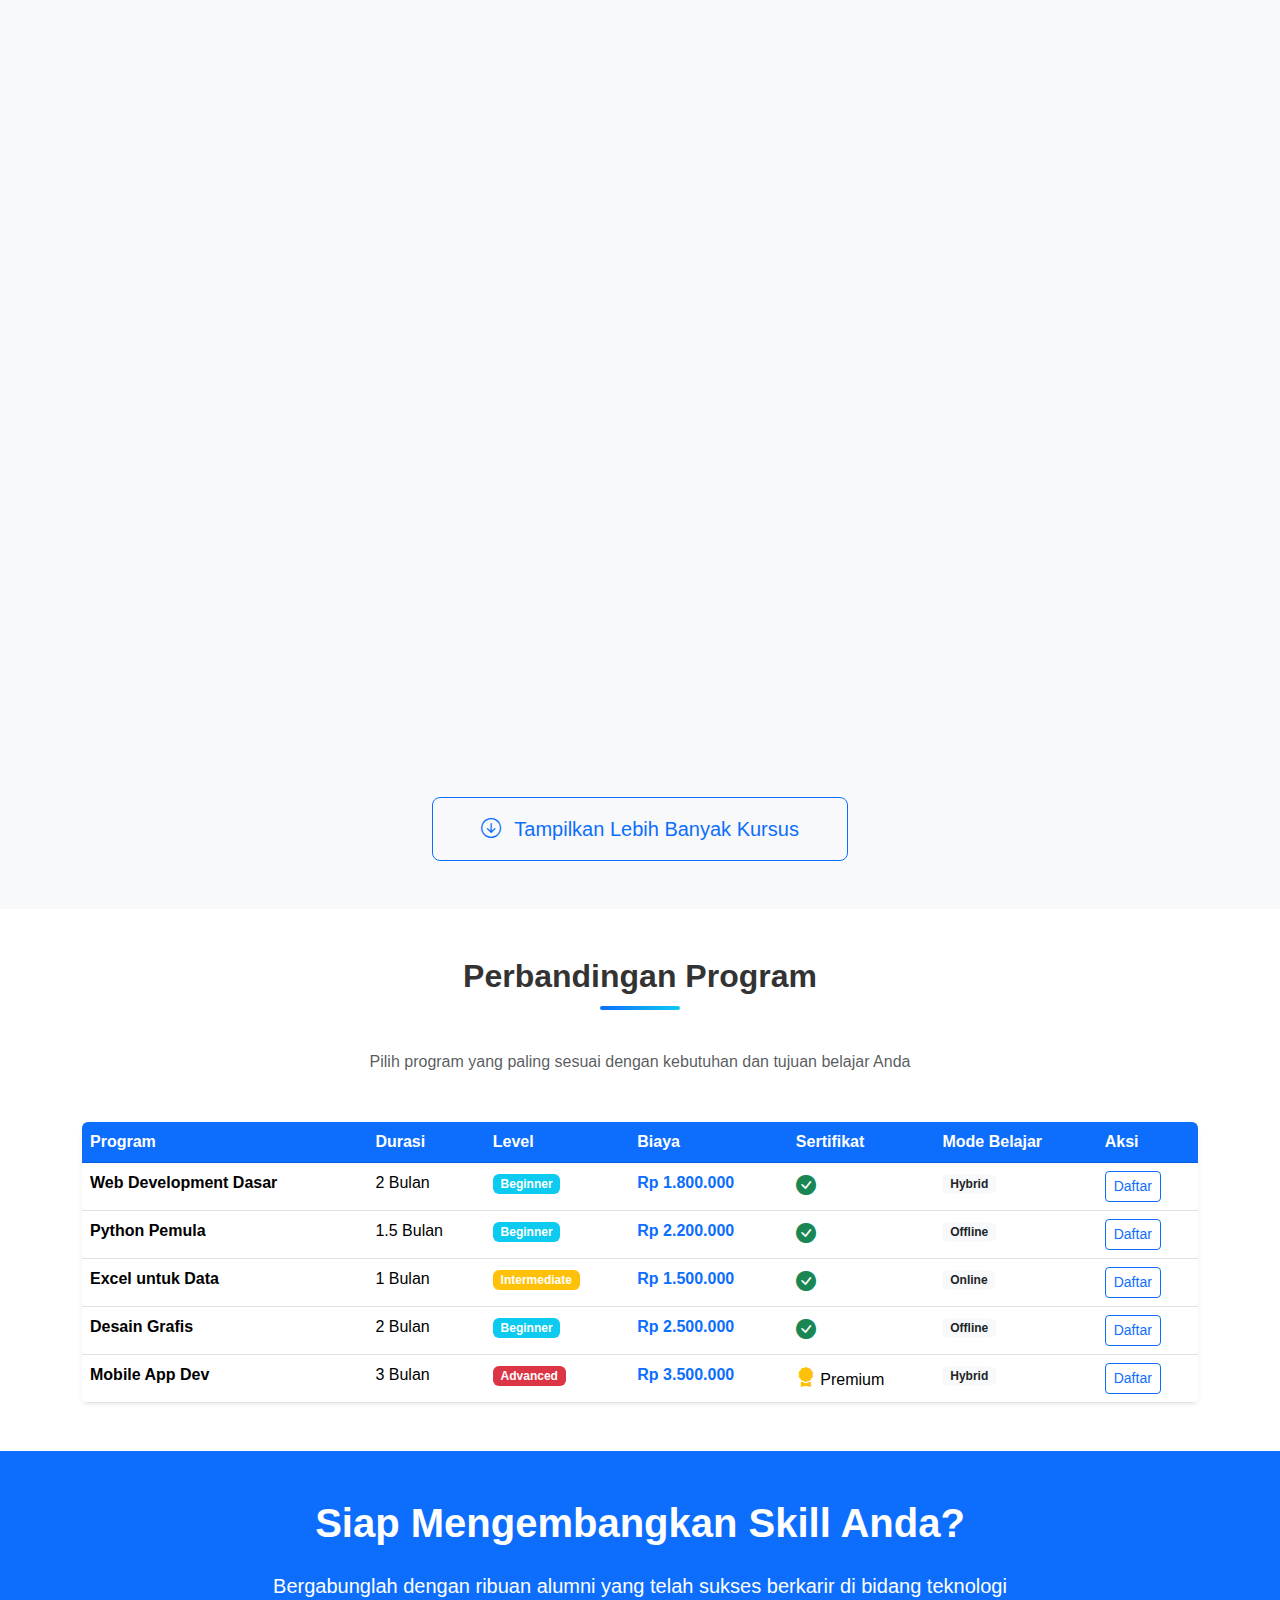
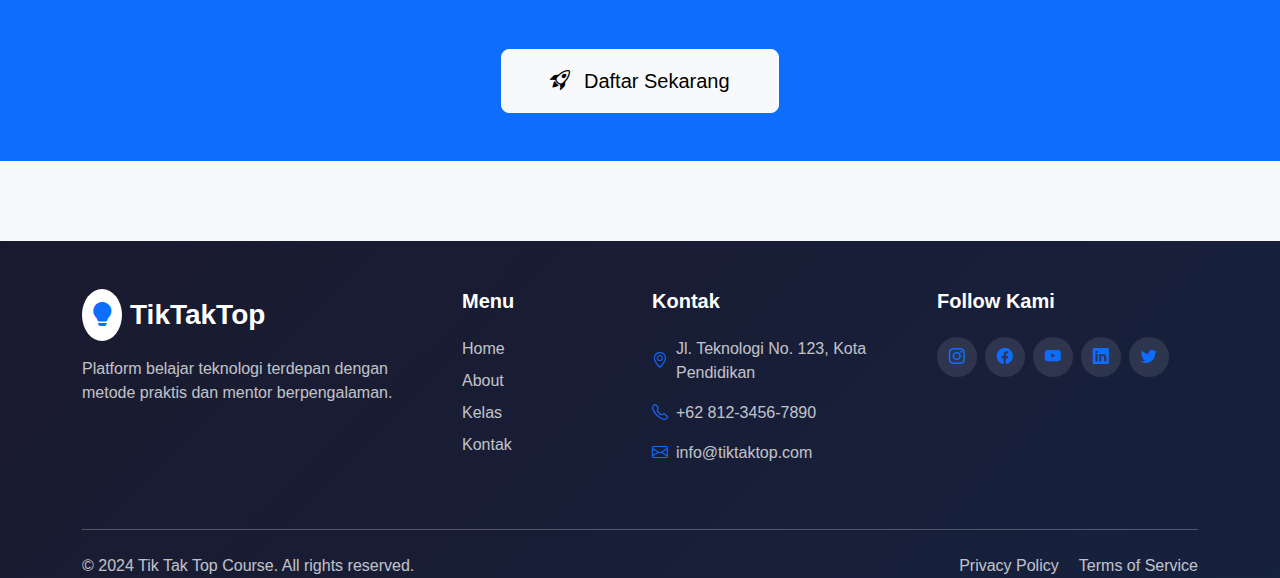
<file: courses.html>
<!DOCTYPE html>
<html lang="id">
<head>
    <meta charset="UTF-8">
    <meta name="viewport" content="width=device-width, initial-scale=1.0">
    <title>Daftar Kelas - Tik Tak Top Course</title>
    
    <!-- Bootstrap 5 CSS -->
    <link href="https://cdn.jsdelivr.net/npm/bootstrap@5.3.8/dist/css/bootstrap.min.css" rel="stylesheet">
    
    <!-- Bootstrap Icons -->
    <link rel="stylesheet" href="https://cdn.jsdelivr.net/npm/bootstrap-icons@1.11.3/font/bootstrap-icons.min.css">
    
    <!-- Cache Control -->
    <meta http-equiv="Cache-Control" content="no-cache, no-store, must-revalidate">
    <meta http-equiv="Pragma" content="no-cache">
    <meta http-equiv="Expires" content="0">
    <meta name="version" content="1.1.20251219">
    
    <style>
        :root {
            --primary-color: #e74c3c;
            --secondary-color: #8e44ad;
            --accent-color: #4cc9f0;
            --gradient-primary: linear-gradient(135deg, #e74c3c 0%, #8e44ad 100%);
            --gradient-secondary: linear-gradient(135deg, #4cc9f0 0%, #e74c3c 100%);
        }
        
        * {
            margin: 0;
            padding: 0;
            box-sizing: border-box;
        }
        
        body {
            font-family: 'Inter', sans-serif;
            overflow-x: hidden;
            background: #f8f9fa;
            color: #333;
        }
        
        h1, h2, h3, h4, h5, h6 {
            font-family: 'Poppins', sans-serif;
            font-weight: 700;
        }
        
        /* Navbar Enhanced */
        .navbar {
            background: rgba(255, 255, 255, 0.95) !important;
            backdrop-filter: blur(10px);
            border-bottom: 1px solid rgba(67, 97, 238, 0.1);
            transition: all 0.4s cubic-bezier(0.4, 0, 0.2, 1);
            padding: 1rem 0;
        }
        
        .navbar.scrolled {
            padding: 0.5rem 0;
            box-shadow: 0 4px 20px rgba(67, 97, 238, 0.1);
        }
        
        .navbar-brand {
            font-weight: 800;
            font-size: 1.8rem !important;
            background: var(--gradient-primary);
            -webkit-background-clip: text;
            background-clip: text;
            -webkit-text-fill-color: transparent;
        }
        
        .nav-link {
            font-weight: 500;
            margin: 0 0.5rem;
            padding: 0.5rem 1rem !important;
            border-radius: 8px;
            transition: all 0.3s ease;
            color: #495057 !important;
        }
        
        .nav-link:hover {
            background: rgba(67, 97, 238, 0.1);
            transform: translateY(-2px);
            color: var(--primary-color) !important;
        }
        
        .nav-link.active {
            background: var(--gradient-primary);
            color: white !important;
        }
        
        .hero-section {
            background: linear-gradient(135deg, rgba(13, 110, 253, 0.95) 0%, rgba(13, 110, 253, 0.85) 100%), 
                        url('https://images.unsplash.com/photo-1522202176988-66273c2fd55f?ixlib=rb-4.0.3&auto=format&fit=crop&w=1200&q=80');
            background-size: cover;
            background-position: center;
            color: white;
            padding: 100px 0 80px;
            position: relative;
            overflow: hidden;
        }
        
        .hero-section::before {
            content: '';
            position: absolute;
            bottom: -50px;
            left: 0;
            width: 100%;
            height: 100px;
            background: url("data:image/svg+xml,%3Csvg xmlns='http://www.w3.org/2000/svg' viewBox='0 0 1200 120' preserveAspectRatio='none'%3E%3Cpath d='M0,0V46.29c47.79,22.2,103.59,32.17,158,28,70.36-5.37,136.33-33.31,206.8-37.5C438.64,32.43,512.34,53.67,583,72.05c69.27,18,138.3,24.88,209.4,13.08,36.15-6,69.85-17.84,104.45-29.34C989.49,25,1113-14.29,1200,52.47V0Z' opacity='.25' fill='%23f8f9fa'/%3E%3Cpath d='M0,0V15.81C13,36.92,27.64,56.86,47.69,72.05,99.41,111.27,165,111,224.58,91.58c31.15-10.15,60.09-26.07,89.67-39.8,40.92-19,84.73-46,130.83-49.67,36.26-2.85,70.9,9.42,98.6,31.56,31.77,25.39,62.32,62,103.63,73,40.44,10.79,81.35-6.69,119.13-24.28s75.16-39,116.92-43.05c59.73-5.85,113.28,22.88,168.9,38.84,30.2,8.66,59,6.17,87.09-7.5,22.43-10.89,48-26.93,60.65-49.24V0Z' fill='%23f8f9fa'/%3E%3C/svg%3E");
            background-size: cover;
        }
        
        .course-card {
            transition: all 0.3s cubic-bezier(0.175, 0.885, 0.32, 1.275);
            border: none;
            box-shadow: 0 8px 20px rgba(0,0,0,0.08);
            height: 100%;
            border-radius: 15px;
            overflow: hidden;
        }
        
        .course-card:hover {
            transform: translateY(-12px);
            box-shadow: 0 20px 40px rgba(0,0,0,0.15);
        }
        
        .course-image {
            height: 200px;
            width: 100%;
            object-fit: cover;
            transition: transform 0.5s ease;
        }
        
        .course-card:hover .course-image {
            transform: scale(1.05);
        }
        
        .course-badge {
            position: absolute;
            top: 15px;
            right: 15px;
            z-index: 2;
        }
        
        .stats-box {
            text-align: center;
            padding: 20px 15px;
            border-radius: 12px;
            background: rgba(255, 255, 255, 0.2);
            backdrop-filter: blur(10px);
            border: 1px solid rgba(255, 255, 255, 0.3);
            transition: all 0.3s ease;
        }
        
        .stats-box:hover {
            transform: translateY(-5px);
            background: rgba(255, 255, 255, 0.3);
        }
        
        .stats-number {
            font-size: 2.8rem;
            font-weight: 800;
            color: white;
            line-height: 1;
            text-shadow: 0 2px 5px rgba(0,0,0,0.2);
        }
        
        .category-filter {
            background: white;
            padding: 20px 0;
            box-shadow: 0 5px 15px rgba(0,0,0,0.05);
            position: sticky;
            top: 76px;
            z-index: 100;
        }
        
        .filter-btn {
            border-radius: 25px;
            padding: 10px 25px;
            margin: 0 8px 10px;
            transition: all 0.3s;
            font-weight: 500;
            border: 2px solid transparent;
        }
        
        .filter-btn:hover {
            transform: translateY(-2px);
            box-shadow: 0 5px 15px rgba(13, 110, 253, 0.2);
        }
        
        .filter-btn.active {
            background-color: #0d6efd;
            color: white;
            border-color: #0d6efd;
            box-shadow: 0 5px 15px rgba(13, 110, 253, 0.3);
        }
        
        .level-badge {
            padding: 6px 15px;
            border-radius: 20px;
            font-size: 0.85rem;
            font-weight: 600;
        }
        
        .level-beginner {
            background-color: #e3f2fd;
            color: #0d47a1;
        }
        
        .level-intermediate {
            background-color: #e8f5e9;
            color: #1b5e20;
        }
        
        .level-advanced {
            background-color: #ffebee;
            color: #b71c1c;
        }
        
        .course-details {
            border-top: 1px solid #eee;
            border-bottom: 1px solid #eee;
            padding: 15px 0;
            margin: 15px 0;
        }
        
        .card-footer {
            background: linear-gradient(to right, #f8f9fa, #e9ecef);
            border-top: 1px solid #dee2e6 !important;
            padding: 20px;
        }
        
        .price {
            font-size: 1.5rem;
            font-weight: 700;
            color: #0d6efd;
        }
        
        .rating {
            color: #ffc107;
        }
        
        .section-title {
            position: relative;
            padding-bottom: 15px;
            margin-bottom: 40px;
            text-align: center;
        }
        
        .section-title::after {
            content: '';
            position: absolute;
            bottom: 0;
            left: 50%;
            transform: translateX(-50%);
            width: 80px;
            height: 4px;
            background: linear-gradient(to right, #0d6efd, #0dcaf0);
            border-radius: 2px;
        }
        
        .table-hover tbody tr:hover {
            background-color: rgba(13, 110, 253, 0.05);
        }
        
        .table th {
            background-color: #0d6efd;
            color: white;
            border-color: #0b5ed7;
        }
        
        footer {
            background: linear-gradient(135deg, #1a1a2e 0%, #16213e 100%);
            color: white;
            margin-top: 80px;
            padding-top: 60px;
        }
        
        .social-icon {
            display: inline-flex;
            align-items: center;
            justify-content: center;
            width: 40px;
            height: 40px;
            background: rgba(255, 255, 255, 0.1);
            border-radius: 50%;
            transition: all 0.3s;
        }
        
        .social-icon:hover {
            background: #0d6efd;
            transform: translateY(-5px);
        }
        
        @media (max-width: 768px) {
            .hero-section {
                padding: 80px 0 60px;
                text-align: center;
            }
            
            .stats-box {
                margin-bottom: 20px;
            }
            
            .filter-btn {
                margin: 5px;
                padding: 8px 18px;
                font-size: 0.9rem;
            }
            
            .course-card {
                margin-bottom: 20px;
            }
        }
        
        /* Animations */
        @keyframes fadeInUp {
            from {
                opacity: 0;
                transform: translateY(30px);
            }
            to {
                opacity: 1;
                transform: translateY(0);
            }
        }
        
        .course-item {
            animation: fadeInUp 0.5s ease forwards;
            opacity: 0;
        }
        
        /* Custom scrollbar */
        ::-webkit-scrollbar {
            width: 10px;
        }
        
        ::-webkit-scrollbar-track {
            background: #f1f1f1;
        }
        
        ::-webkit-scrollbar-thumb {
            background: #0d6efd;
            border-radius: 5px;
        }
        
        ::-webkit-scrollbar-thumb:hover {
            background: #0b5ed7;
        }
        
        /* Loading animation for course items */
        .course-item.loading {
            animation: pulse 1.5s infinite;
        }
        
        @keyframes pulse {
            0% { opacity: 0.6; }
            50% { opacity: 1; }
            100% { opacity: 0.6; }
        }
    </style>
</head>
<body>
    <!-- Navbar -->
    <nav class="navbar navbar-expand-lg fixed-top">
        <div class="container">
            <a class="navbar-brand d-flex align-items-center" href="index.html">
                <div class="bg-gradient-primary rounded-circle p-2 me-3 shadow-sm">
                    <i class="bi bi-lightbulb-fill text-white fs-4"></i>
                </div>
                <span class="fw-bold">TikTakTop</span>
            </a>
            
            <!-- Mobile Menu Toggle -->
            <button class="navbar-toggler" type="button" data-bs-toggle="collapse" data-bs-target="#navbarNav">
                <span class="navbar-toggler-icon"></span>
            </button>
            
            <!-- Navbar Menu -->
            <div class="collapse navbar-collapse" id="navbarNav">
                <ul class="navbar-nav ms-auto align-items-lg-center">
                    <li class="nav-item">
                        <a class="nav-link" href="index.html">
                            <i class="bi bi-house-door me-2"></i> Home
                        </a>
                    </li>
                    <li class="nav-item">
                        <a class="nav-link" href="about.html">
                            <i class="bi bi-info-circle me-2"></i> About
                        </a>
                    </li>
                    <li class="nav-item dropdown">
                        <a class="nav-link dropdown-toggle d-flex align-items-center" href="#" data-bs-toggle="dropdown">
                            <i class="bi bi-stack me-2"></i> Layanan
                        </a>
                        <ul class="dropdown-menu dropdown-menu-end shadow-lg border-0 rounded-3">
                            <li><a class="dropdown-item py-3" href="services.html">
                                <i class="bi bi-info-square me-2 text-primary"></i> Informasi Layanan
                            </a></li>
                            <li><a class="dropdown-item py-3" href="pendaftaran.html">
                                <i class="bi bi-pencil-square me-2 text-primary"></i> Pendaftaran
                            </a></li>
                        </ul>
                    </li>
                    <li class="nav-item">
                        <a class="nav-link" href="contact.html">
                            <i class="bi bi-chat-dots me-2"></i> Kontak
                        </a>
                    </li>
                    <li class="nav-item ms-lg-3">
                        <a href="pendaftaran.html" class="btn btn-primary btn-lg px-4">
                            <i class="bi bi-rocket-takeoff me-2"></i> Mulai Belajar
                        </a>
                    </li>
                </ul>
            </div>
        </div>
    </nav>

    <!-- Hero Section -->
    <section class="hero-section">
        <div class="container">
            <div class="row align-items-center">
                <div class="col-lg-8">
                    <h1 class="display-4 fw-bold mb-4">Daftar Kelas & Program Kursus</h1>
                    <p class="lead mb-4">Temukan kursus yang tepat untuk mengembangkan skill teknologi Anda. Pilih dari berbagai program yang dirancang untuk semua level, mulai dari pemula hingga profesional.</p>
                    
                    <div class="row mb-5">
                        <div class="col-md-4 mb-3">
                            <div class="stats-box">
                                <div class="stats-number">25+</div>
                                <small class="text-white">Program Kursus</small>
                            </div>
                        </div>
                        <div class="col-md-4 mb-3">
                            <div class="stats-box">
                                <div class="stats-number">50+</div>
                                <small class="text-white">Instruktur Ahli</small>
                            </div>
                        </div>
                        <div class="col-md-4 mb-3">
                            <div class="stats-box">
                                <div class="stats-number">5K+</div>
                                <small class="text-white">Alumni Sukses</small>
                            </div>
                        </div>
                    </div>
                    
                    <div class="d-flex flex-wrap gap-3">
                        <a href="#daftar-kelas" class="btn btn-primary btn-lg px-4 py-3 d-flex align-items-center">
                            <i class="bi bi-search me-2"></i> Jelajahi Kelas
                        </a>
                        <a href="pendaftaran.html" class="btn btn-outline-primary btn-lg px-4 py-3 d-flex align-items-center">
                            <i class="bi bi-pencil-square me-2"></i> Daftar Sekarang
                        </a>
                    </div>
                </div>
                <div class="col-lg-4 text-center">
                    <div class="position-relative">
                        <i class="bi bi-laptop display-1 opacity-75"></i>
                        <div class="position-absolute top-0 start-100 translate-middle">
                            <span class="badge bg-danger rounded-pill fs-6 p-2">Hot</span>
                        </div>
                    </div>
                </div>
            </div>
        </div>
    </section>

    <!-- Category Filter -->
    <section class="category-filter">
        <div class="container">
            <div class="text-center mb-4">
                <h4 class="fw-bold text-dark mb-3">Filter Berdasarkan Kategori</h4>
                <p class="text-muted">Temukan kursus yang sesuai dengan minat Anda</p>
            </div>
            <div class="d-flex flex-wrap justify-content-center">
                <button class="filter-btn btn btn-primary active" data-filter="all">
                    <i class="bi bi-grid me-2"></i>Semua Kelas
                </button>
                <button class="filter-btn btn btn-outline-primary" data-filter="web">
                    <i class="bi bi-code-slash me-2"></i>Web Development
                </button>
                <button class="filter-btn btn btn-outline-primary" data-filter="data">
                    <i class="bi bi-bar-chart-line me-2"></i>Data Science
                </button>
                <button class="filter-btn btn btn-outline-primary" data-filter="design">
                    <i class="bi bi-brush me-2"></i>Design
                </button>
                <button class="filter-btn btn btn-outline-primary" data-filter="office">
                    <i class="bi bi-file-earmark-excel me-2"></i>Office
                </button>
                <button class="filter-btn btn btn-outline-primary" data-filter="mobile">
                    <i class="bi bi-phone me-2"></i>Mobile
                </button>
            </div>
        </div>
    </section>

    <!-- Courses Grid -->
    <section id="daftar-kelas" class="py-5">
        <div class="container">
            <h2 class="section-title fw-bold">Program Kursus Tersedia</h2>
            
            <div class="row g-4">
                <!-- Course 1: Web Programming -->
                <div class="col-lg-4 col-md-6 course-item" data-category="web" style="animation-delay: 0.1s;">
                    <div class="card course-card h-100">
                        <div class="position-relative overflow-hidden">
                            <!-- Gambar dengan Gradient -->
                            <div class="course-image" style="background: linear-gradient(45deg, #0d6efd, #0dcaf0);">
                                <div class="h-100 d-flex align-items-center justify-content-center">
                                    <i class="bi bi-code-slash display-3 text-white"></i>
                                </div>
                            </div>
                            <span class="course-badge">
                                <span class="badge bg-danger fs-6 p-2">Hot</span>
                            </span>
                        </div>
                        <div class="card-body d-flex flex-column">
                            <div class="d-flex justify-content-between align-items-start mb-3">
                                <span class="level-badge level-intermediate">Intermediate</span>
                                <span class="rating">
                                    <i class="bi bi-star-fill"></i>
                                    <i class="bi bi-star-fill"></i>
                                    <i class="bi bi-star-fill"></i>
                                    <i class="bi bi-star-fill"></i>
                                    <i class="bi bi-star-half"></i>
                                    <small class="text-muted ms-1">4.5 (120)</small>
                                </span>
                            </div>
                            <h4 class="card-title mb-3">Web Development Dasar</h4>
                            <p class="card-text flex-grow-1">Belajar HTML, CSS, JavaScript untuk membangun website responsif dari dasar hingga mahir dengan project nyata.</p>
                            
                            <div class="course-details mb-3">
                                <div class="row text-center">
                                    <div class="col-4">
                                        <small class="d-block"><i class="bi bi-clock text-primary"></i></small>
                                        <small class="fw-bold">40 Jam</small>
                                    </div>
                                    <div class="col-4">
                                        <small class="d-block"><i class="bi bi-people text-primary"></i></small>
                                        <small class="fw-bold">15 Siswa</small>
                                    </div>
                                    <div class="col-4">
                                        <small class="d-block"><i class="bi bi-calendar text-primary"></i></small>
                                        <small class="fw-bold">2 Bulan</small>
                                    </div>
                                </div>
                            </div>
                            
                            <div class="mb-4">
                                <span class="badge bg-light text-dark border me-1 mb-1 p-2">HTML</span>
                                <span class="badge bg-light text-dark border me-1 mb-1 p-2">CSS</span>
                                <span class="badge bg-light text-dark border mb-1 p-2">JavaScript</span>
                            </div>
                            
                            <div class="mt-auto">
                                <div class="d-flex justify-content-between align-items-center">
                                    <div>
                                        <span class="price">Rp 1.800.000</span>
                                        <small class="text-muted d-block">atau 6x Rp 300.000</small>
                                    </div>
                                    <a href="pendaftaran.html?course=web" class="btn btn-primary btn-lg px-4">
                                        <i class="bi bi-cart-plus me-2"></i> Daftar
                                    </a>
                                </div>
                            </div>
                        </div>
                    </div>
                </div>
                
                <!-- Course 2: Python -->
                <div class="col-lg-4 col-md-6 course-item" data-category="data" style="animation-delay: 0.2s;">
                    <div class="card course-card h-100">
                        <div class="position-relative overflow-hidden">
                            <div class="course-image" style="background: linear-gradient(45deg, #198754, #20c997);">
                                <div class="h-100 d-flex align-items-center justify-content-center">
                                    <i class="bi bi-filetype-py display-3 text-white"></i>
                                </div>
                            </div>
                            <span class="course-badge">
                                <span class="badge bg-success fs-6 p-2">New</span>
                            </span>
                        </div>
                        <div class="card-body d-flex flex-column">
                            <div class="d-flex justify-content-between align-items-start mb-3">
                                <span class="level-badge level-beginner">Beginner</span>
                                <span class="rating">
                                    <i class="bi bi-star-fill"></i>
                                    <i class="bi bi-star-fill"></i>
                                    <i class="bi bi-star-fill"></i>
                                    <i class="bi bi-star-fill"></i>
                                    <i class="bi bi-star"></i>
                                    <small class="text-muted ms-1">4.0 (95)</small>
                                </span>
                            </div>
                            <h4 class="card-title mb-3">Python Pemula</h4>
                            <p class="card-text flex-grow-1">Pengenalan pemrograman Python untuk analisis data dan automasi dengan project nyata dan studi kasus industri.</p>
                            
                            <div class="course-details mb-3">
                                <div class="row text-center">
                                    <div class="col-4">
                                        <small class="d-block"><i class="bi bi-clock text-primary"></i></small>
                                        <small class="fw-bold">30 Jam</small>
                                    </div>
                                    <div class="col-4">
                                        <small class="d-block"><i class="bi bi-people text-primary"></i></small>
                                        <small class="fw-bold">12 Siswa</small>
                                    </div>
                                    <div class="col-4">
                                        <small class="d-block"><i class="bi bi-calendar text-primary"></i></small>
                                        <small class="fw-bold">1.5 Bulan</small>
                                    </div>
                                </div>
                            </div>
                            
                            <div class="mb-4">
                                <span class="badge bg-light text-dark border me-1 mb-1 p-2">Python</span>
                                <span class="badge bg-light text-dark border me-1 mb-1 p-2">Pandas</span>
                                <span class="badge bg-light text-dark border mb-1 p-2">Automation</span>
                            </div>
                            
                            <div class="mt-auto">
                                <div class="d-flex justify-content-between align-items-center">
                                    <div>
                                        <span class="price">Rp 2.200.000</span>
                                        <small class="text-muted d-block">atau 4x Rp 550.000</small>
                                    </div>
                                    <a href="pendaftaran.html?course=python" class="btn btn-primary btn-lg px-4">
                                        <i class="bi bi-cart-plus me-2"></i> Daftar
                                    </a>
                                </div>
                            </div>
                        </div>
                    </div>
                </div>
                
                <!-- Course 3: Excel -->
                <div class="col-lg-4 col-md-6 course-item" data-category="office" style="animation-delay: 0.3s;">
                    <div class="card course-card h-100">
                        <div class="position-relative overflow-hidden">
                            <div class="course-image" style="background: linear-gradient(45deg, #ffc107, #fd7e14);">
                                <div class="h-100 d-flex align-items-center justify-content-center">
                                    <i class="bi bi-file-earmark-excel display-3 text-white"></i>
                                </div>
                            </div>
                        </div>
                        <div class="card-body d-flex flex-column">
                            <div class="d-flex justify-content-between align-items-start mb-3">
                                <span class="level-badge level-intermediate">Intermediate</span>
                                <span class="rating">
                                    <i class="bi bi-star-fill"></i>
                                    <i class="bi bi-star-fill"></i>
                                    <i class="bi bi-star-fill"></i>
                                    <i class="bi bi-star-fill"></i>
                                    <i class="bi bi-star-fill"></i>
                                    <small class="text-muted ms-1">5.0 (210)</small>
                                </span>
                            </div>
                            <h4 class="card-title mb-3">Excel untuk Data Analysis</h4>
                            <p class="card-text flex-grow-1">Mahir menggunakan Excel untuk analisis data bisnis: formula kompleks, pivot table, dashboard, dan power query.</p>
                            
                            <div class="course-details mb-3">
                                <div class="row text-center">
                                    <div class="col-4">
                                        <small class="d-block"><i class="bi bi-clock text-primary"></i></small>
                                        <small class="fw-bold">25 Jam</small>
                                    </div>
                                    <div class="col-4">
                                        <small class="d-block"><i class="bi bi-people text-primary"></i></small>
                                        <small class="fw-bold">10 Siswa</small>
                                    </div>
                                    <div class="col-4">
                                        <small class="d-block"><i class="bi bi-calendar text-primary"></i></small>
                                        <small class="fw-bold">1 Bulan</small>
                                    </div>
                                </div>
                            </div>
                            
                            <div class="mb-4">
                                <span class="badge bg-light text-dark border me-1 mb-1 p-2">Excel</span>
                                <span class="badge bg-light text-dark border me-1 mb-1 p-2">Pivot</span>
                                <span class="badge bg-light text-dark border mb-1 p-2">Dashboard</span>
                            </div>
                            
                            <div class="mt-auto">
                                <div class="d-flex justify-content-between align-items-center">
                                    <div>
                                        <span class="price">Rp 1.500.000</span>
                                        <small class="text-muted d-block">atau 3x Rp 500.000</small>
                                    </div>
                                    <a href="pendaftaran.html?course=excel" class="btn btn-primary btn-lg px-4">
                                        <i class="bi bi-cart-plus me-2"></i> Daftar
                                    </a>
                                </div>
                            </div>
                        </div>
                    </div>
                </div>
                
                <!-- Course 4: Design -->
                <div class="col-lg-4 col-md-6 course-item" data-category="design" style="animation-delay: 0.4s;">
                    <div class="card course-card h-100">
                        <div class="position-relative overflow-hidden">
                            <div class="course-image" style="background: linear-gradient(45deg, #6f42c1, #d63384);">
                                <div class="h-100 d-flex align-items-center justify-content-center">
                                    <i class="bi bi-brush display-3 text-white"></i>
                                </div>
                            </div>
                        </div>
                        <div class="card-body d-flex flex-column">
                            <div class="d-flex justify-content-between align-items-start mb-3">
                                <span class="level-badge level-beginner">Beginner</span>
                                <span class="rating">
                                    <i class="bi bi-star-fill"></i>
                                    <i class="bi bi-star-fill"></i>
                                    <i class="bi bi-star-fill"></i>
                                    <i class="bi bi-star-fill"></i>
                                    <i class="bi bi-star-half"></i>
                                    <small class="text-muted ms-1">4.5 (156)</small>
                                </span>
                            </div>
                            <h4 class="card-title mb-3">Desain Grafis Digital</h4>
                            <p class="card-text flex-grow-1">Belajar Adobe Photoshop dan Illustrator untuk kebutuhan desain digital, branding, dan print media dengan project lengkap.</p>
                            
                            <div class="course-details mb-3">
                                <div class="row text-center">
                                    <div class="col-4">
                                        <small class="d-block"><i class="bi bi-clock text-primary"></i></small>
                                        <small class="fw-bold">35 Jam</small>
                                    </div>
                                    <div class="col-4">
                                        <small class="d-block"><i class="bi bi-people text-primary"></i></small>
                                        <small class="fw-bold">8 Siswa</small>
                                    </div>
                                    <div class="col-4">
                                        <small class="d-block"><i class="bi bi-calendar text-primary"></i></small>
                                        <small class="fw-bold">2 Bulan</small>
                                    </div>
                                </div>
                            </div>
                            
                            <div class="mb-4">
                                <span class="badge bg-light text-dark border me-1 mb-1 p-2">Photoshop</span>
                                <span class="badge bg-light text-dark border me-1 mb-1 p-2">Illustrator</span>
                                <span class="badge bg-light text-dark border mb-1 p-2">Design</span>
                            </div>
                            
                            <div class="mt-auto">
                                <div class="d-flex justify-content-between align-items-center">
                                    <div>
                                        <span class="price">Rp 2.500.000</span>
                                        <small class="text-muted d-block">atau 5x Rp 500.000</small>
                                    </div>
                                    <a href="pendaftaran.html?course=design" class="btn btn-primary btn-lg px-4">
                                        <i class="bi bi-cart-plus me-2"></i> Daftar
                                    </a>
                                </div>
                            </div>
                        </div>
                    </div>
                </div>
                
                <!-- Course 5: Mobile -->
                <div class="col-lg-4 col-md-6 course-item" data-category="mobile" style="animation-delay: 0.5s;">
                    <div class="card course-card h-100">
                        <div class="position-relative overflow-hidden">
                            <div class="course-image" style="background: linear-gradient(45deg, #dc3545, #fd7e14);">
                                <div class="h-100 d-flex align-items-center justify-content-center">
                                    <i class="bi bi-phone display-3 text-white"></i>
                                </div>
                            </div>
                            <span class="course-badge">
                                <span class="badge bg-info fs-6 p-2">Trending</span>
                            </span>
                        </div>
                        <div class="card-body d-flex flex-column">
                            <div class="d-flex justify-content-between align-items-start mb-3">
                                <span class="level-badge level-advanced">Advanced</span>
                                <span class="rating">
                                    <i class="bi bi-star-fill"></i>
                                    <i class="bi bi-star-fill"></i>
                                    <i class="bi bi-star-fill"></i>
                                    <i class="bi bi-star-fill"></i>
                                    <i class="bi bi-star"></i>
                                    <small class="text-muted ms-1">4.0 (89)</small>
                                </span>
                            </div>
                            <h4 class="card-title mb-3">Mobile App Development</h4>
                            <p class="card-text flex-grow-1">Membangun aplikasi Android dan iOS dengan React Native dan Flutter, termasuk deployment ke app store.</p>
                            
                            <div class="course-details mb-3">
                                <div class="row text-center">
                                    <div class="col-4">
                                        <small class="d-block"><i class="bi bi-clock text-primary"></i></small>
                                        <small class="fw-bold">60 Jam</small>
                                    </div>
                                    <div class="col-4">
                                        <small class="d-block"><i class="bi bi-people text-primary"></i></small>
                                        <small class="fw-bold">10 Siswa</small>
                                    </div>
                                    <div class="col-4">
                                        <small class="d-block"><i class="bi bi-calendar text-primary"></i></small>
                                        <small class="fw-bold">3 Bulan</small>
                                    </div>
                                </div>
                            </div>
                            
                            <div class="mb-4">
                                <span class="badge bg-light text-dark border me-1 mb-1 p-2">React Native</span>
                                <span class="badge bg-light text-dark border me-1 mb-1 p-2">Flutter</span>
                                <span class="badge bg-light text-dark border mb-1 p-2">Mobile</span>
                            </div>
                            
                            <div class="mt-auto">
                                <div class="d-flex justify-content-between align-items-center">
                                    <div>
                                        <span class="price">Rp 3.500.000</span>
                                        <small class="text-muted d-block">atau 7x Rp 500.000</small>
                                    </div>
                                    <a href="pendaftaran.html?course=mobile" class="btn btn-primary btn-lg px-4">
                                        <i class="bi bi-cart-plus me-2"></i> Daftar
                                    </a>
                                </div>
                            </div>
                        </div>
                    </div>
                </div>
                
                <!-- Course 6: Data Analysis -->
                <div class="col-lg-4 col-md-6 course-item" data-category="data" style="animation-delay: 0.6s;">
                    <div class="card course-card h-100">
                        <div class="position-relative overflow-hidden">
                            <div class="course-image" style="background: linear-gradient(45deg, #0dcaf0, #198754);">
                                <div class="h-100 d-flex align-items-center justify-content-center">
                                    <i class="bi bi-bar-chart-line display-3 text-white"></i>
                                </div>
                            </div>
                        </div>
                        <div class="card-body d-flex flex-column">
                            <div class="d-flex justify-content-between align-items-start mb-3">
                                <span class="level-badge level-advanced">Advanced</span>
                                <span class="rating">
                                    <i class="bi bi-star-fill"></i>
                                    <i class="bi bi-star-fill"></i>
                                    <i class="bi bi-star-fill"></i>
                                    <i class="bi bi-star-fill"></i>
                                    <i class="bi bi-star-fill"></i>
                                    <small class="text-muted ms-1">5.0 (134)</small>
                                </span>
                            </div>
                            <h4 class="card-title mb-3">Data Analysis dengan Python</h4>
                            <p class="card-text flex-grow-1">Analisis data lanjutan menggunakan Python dengan library Pandas, NumPy, Matplotlib, dan machine learning dasar.</p>
                            
                            <div class="course-details mb-3">
                                <div class="row text-center">
                                    <div class="col-4">
                                        <small class="d-block"><i class="bi bi-clock text-primary"></i></small>
                                        <small class="fw-bold">45 Jam</small>
                                    </div>
                                    <div class="col-4">
                                        <small class="d-block"><i class="bi bi-people text-primary"></i></small>
                                        <small class="fw-bold">12 Siswa</small>
                                    </div>
                                    <div class="col-4">
                                        <small class="d-block"><i class="bi bi-calendar text-primary"></i></small>
                                        <small class="fw-bold">2.5 Bulan</small>
                                    </div>
                                </div>
                            </div>
                            
                            <div class="mb-4">
                                <span class="badge bg-light text-dark border me-1 mb-1 p-2">Python</span>
                                <span class="badge bg-light text-dark border me-1 mb-1 p-2">Pandas</span>
                                <span class="badge bg-light text-dark border mb-1 p-2">Data Viz</span>
                            </div>
                            
                            <div class="mt-auto">
                                <div class="d-flex justify-content-between align-items-center">
                                    <div>
                                        <span class="price">Rp 2.800.000</span>
                                        <small class="text-muted d-block">atau 5x Rp 560.000</small>
                                    </div>
                                    <a href="pendaftaran.html?course=data" class="btn btn-primary btn-lg px-4">
                                        <i class="bi bi-cart-plus me-2"></i> Daftar
                                    </a>
                                </div>
                            </div>
                        </div>
                    </div>
                </div>
            </div>
            
            <!-- Show More Courses Button -->
            <div class="text-center mt-5">
                <button id="loadMoreCourses" class="btn btn-outline-primary btn-lg px-5 py-3">
                    <i class="bi bi-arrow-down-circle me-2"></i> Tampilkan Lebih Banyak Kursus
                </button>
            </div>
        </div>
    </section>

    <!-- Comparison Table -->
    <section class="py-5 bg-white">
        <div class="container">
            <h2 class="section-title fw-bold">Perbandingan Program</h2>
            <p class="text-center text-muted mb-5">Pilih program yang paling sesuai dengan kebutuhan dan tujuan belajar Anda</p>
            
            <div class="table-responsive rounded shadow-sm">
                <table class="table table-hover mb-0">
                    <thead class="table-dark">
                        <tr>
                            <th>Program</th>
                            <th>Durasi</th>
                            <th>Level</th>
                            <th>Biaya</th>
                            <th>Sertifikat</th>
                            <th>Mode Belajar</th>
                            <th>Aksi</th>
                        </tr>
                    </thead>
                    <tbody>
                        <tr>
                            <td><strong>Web Development Dasar</strong></td>
                            <td>2 Bulan</td>
                            <td><span class="badge bg-info">Beginner</span></td>
                            <td class="fw-bold text-primary">Rp 1.800.000</td>
                            <td><i class="bi bi-check-circle-fill text-success fs-5"></i></td>
                            <td><span class="badge bg-light text-dark">Hybrid</span></td>
                            <td><a href="pendaftaran.html?course=web" class="btn btn-sm btn-outline-primary">Daftar</a></td>
                        </tr>
                        <tr>
                            <td><strong>Python Pemula</strong></td>
                            <td>1.5 Bulan</td>
                            <td><span class="badge bg-info">Beginner</span></td>
                            <td class="fw-bold text-primary">Rp 2.200.000</td>
                            <td><i class="bi bi-check-circle-fill text-success fs-5"></i></td>
                            <td><span class="badge bg-light text-dark">Offline</span></td>
                            <td><a href="pendaftaran.html?course=python" class="btn btn-sm btn-outline-primary">Daftar</a></td>
                        </tr>
                        <tr>
                            <td><strong>Excel untuk Data</strong></td>
                            <td>1 Bulan</td>
                            <td><span class="badge bg-warning">Intermediate</span></td>
                            <td class="fw-bold text-primary">Rp 1.500.000</td>
                            <td><i class="bi bi-check-circle-fill text-success fs-5"></i></td>
                            <td><span class="badge bg-light text-dark">Online</span></td>
                            <td><a href="pendaftaran.html?course=excel" class="btn btn-sm btn-outline-primary">Daftar</a></td>
                        </tr>
                        <tr>
                            <td><strong>Desain Grafis</strong></td>
                            <td>2 Bulan</td>
                            <td><span class="badge bg-info">Beginner</span></td>
                            <td class="fw-bold text-primary">Rp 2.500.000</td>
                            <td><i class="bi bi-check-circle-fill text-success fs-5"></i></td>
                            <td><span class="badge bg-light text-dark">Offline</span></td>
                            <td><a href="pendaftaran.html?course=design" class="btn btn-sm btn-outline-primary">Daftar</a></td>
                        </tr>
                        <tr>
                            <td><strong>Mobile App Dev</strong></td>
                            <td>3 Bulan</td>
                            <td><span class="badge bg-danger">Advanced</span></td>
                            <td class="fw-bold text-primary">Rp 3.500.000</td>
                            <td><i class="bi bi-award-fill text-warning fs-5"></i> Premium</td>
                            <td><span class="badge bg-light text-dark">Hybrid</span></td>
                            <td><a href="pendaftaran.html?course=mobile" class="btn btn-sm btn-outline-primary">Daftar</a></td>
                        </tr>
                    </tbody>
                </table>
            </div>
        </div>
    </section>

    <!-- Call to Action -->
    <section class="py-5 bg-primary text-white">
        <div class="container text-center">
            <h2 class="display-6 fw-bold mb-4">Siap Mengembangkan Skill Anda?</h2>
            <p class="lead mb-5">Bergabunglah dengan ribuan alumni yang telah sukses berkarir di bidang teknologi</p>
            <a href="pendaftaran.html" class="btn btn-light btn-lg px-5 py-3 fs-5">
                <i class="bi bi-rocket-takeoff me-2"></i> Daftar Sekarang
            </a>
        </div>
    </section>

    <!-- Footer -->
    <footer class="footer pt-5">
        <div class="container">
            <div class="row g-4 pb-5">
                <div class="col-lg-4">
                    <div class="mb-4">
                        <div class="d-flex align-items-center mb-3">
                            <div class="bg-white rounded-circle p-2 me-2">
                                <i class="bi bi-lightbulb-fill text-primary fs-4"></i>
                            </div>
                            <h3 class="fw-bold mb-0 text-white">TikTakTop</h3>
                        </div>
                        <p class="text-light mb-4 opacity-75">Platform belajar teknologi terdepan dengan metode praktis dan mentor berpengalaman.</p>
                    </div>
                </div>
                
                <div class="col-lg-2 col-md-4">
                    <h5 class="fw-bold mb-4 text-white">Menu</h5>
                    <ul class="list-unstyled">
                        <li class="mb-2"><a href="index.html" class="text-light text-decoration-none opacity-75 hover-opacity-100">Home</a></li>
                        <li class="mb-2"><a href="about.html" class="text-light text-decoration-none opacity-75 hover-opacity-100">About</a></li>
                        <li class="mb-2"><a href="courses.html" class="text-light text-decoration-none opacity-75 hover-opacity-100">Kelas</a></li>
                        <li class="mb-2"><a href="contact.html" class="text-light text-decoration-none opacity-75 hover-opacity-100">Kontak</a></li>
                    </ul>
                </div>
                
                <div class="col-lg-3 col-md-4">
                    <h5 class="fw-bold mb-4 text-white">Kontak</h5>
                    <ul class="list-unstyled">
                        <li class="mb-3 d-flex align-items-center">
                            <i class="bi bi-geo-alt me-2 text-primary"></i>
                            <span class="text-light opacity-75">Jl. Teknologi No. 123, Kota Pendidikan</span>
                        </li>
                        <li class="mb-3 d-flex align-items-center">
                            <i class="bi bi-telephone me-2 text-primary"></i>
                            <span class="text-light opacity-75">+62 812-3456-7890</span>
                        </li>
                        <li class="mb-3 d-flex align-items-center">
                            <i class="bi bi-envelope me-2 text-primary"></i>
                            <span class="text-light opacity-75">info@tiktaktop.com</span>
                        </li>
                    </ul>
                </div>
                
                <div class="col-lg-3 col-md-4">
                    <h5 class="fw-bold mb-4 text-white">Follow Kami</h5>
                    <div class="d-flex gap-2 mb-4">
                        <a href="#" class="social-icon" title="Instagram">
                            <i class="bi bi-instagram"></i>
                        </a>
                        <a href="#" class="social-icon" title="Facebook">
                            <i class="bi bi-facebook"></i>
                        </a>
                        <a href="#" class="social-icon" title="YouTube">
                            <i class="bi bi-youtube"></i>
                        </a>
                        <a href="#" class="social-icon" title="LinkedIn">
                            <i class="bi bi-linkedin"></i>
                        </a>
                        <a href="#" class="social-icon" title="Twitter">
                            <i class="bi bi-twitter"></i>
                        </a>
                    </div>
                </div>
            </div>
            
            <div class="border-top border-white border-opacity-25 pt-4">
                <div class="row align-items-center">
                    <div class="col-md-6">
                        <p class="mb-0 text-light opacity-75">&copy; 2024 Tik Tak Top Course. All rights reserved.</p>
                    </div>
                    <div class="col-md-6 text-md-end">
                        <a href="#" class="text-light text-decoration-none opacity-75 me-3">Privacy Policy</a>
                        <a href="#" class="text-light text-decoration-none opacity-75">Terms of Service</a>
                    </div>
                </div>
            </div>
        </div>
    </footer>

    <!-- Bootstrap JS -->
    <script src="https://cdn.jsdelivr.net/npm/bootstrap@5.3.8/dist/js/bootstrap.bundle.min.js"></script>
    
    <!-- Enhanced Filter Functionality -->
    <script>
        // Navbar scroll effect
        window.addEventListener('scroll', function() {
            const navbar = document.querySelector('.navbar');
            if (window.scrollY > 50) {
                navbar.classList.add('scrolled');
            } else {
                navbar.classList.remove('scrolled');
            }
        });
        
        // Category filter with animation
        document.querySelectorAll('.filter-btn').forEach(button => {
            button.addEventListener('click', function() {
                // Update active button
                document.querySelectorAll('.filter-btn').forEach(btn => {
                    btn.classList.remove('active', 'btn-primary');
                    btn.classList.add('btn-outline-primary');
                });
                
                this.classList.remove('btn-outline-primary');
                this.classList.add('active', 'btn-primary');
                
                // Filter courses with animation
                const filter = this.getAttribute('data-filter');
                const courses = document.querySelectorAll('.course-item');
                
                // Add loading animation
                courses.forEach(course => {
                    course.classList.add('loading');
                });
                
                setTimeout(() => {
                    courses.forEach((course, index) => {
                        if (filter === 'all' || course.getAttribute('data-category') === filter) {
                            course.style.display = 'block';
                            course.style.animationDelay = `${index * 0.1}s`;
                            course.style.animation = 'fadeInUp 0.5s ease forwards';
                        } else {
                            course.style.animation = 'none';
                            course.style.opacity = '0';
                            course.style.display = 'none';
                        }
                        course.classList.remove('loading');
                    });
                }, 300);
            });
        });
        
        // Load more courses functionality
        document.getElementById('loadMoreCourses')?.addEventListener('click', function() {
            const button = this;
            button.innerHTML = '<span class="spinner-border spinner-border-sm me-2"></span> Memuat...';
            button.disabled = true;
            
            // Simulate loading more courses
            setTimeout(() => {
                button.innerHTML = '<i class="bi bi-check-circle me-2"></i> Tidak ada kursus lainnya';
                button.classList.remove('btn-outline-primary');
                button.classList.add('btn-success');
                
                // Show message
                const message = document.createElement('div');
                message.className = 'alert alert-info mt-3';
                message.innerHTML = 'Semua kursus telah ditampilkan. <a href="#" class="alert-link">Hubungi kami</a> untuk informasi kursus baru.';
                button.parentNode.appendChild(message);
            }, 1500);
        });
        
        // Add scroll animation for course items
        document.addEventListener('DOMContentLoaded', function() {
            const observer = new IntersectionObserver((entries) => {
                entries.forEach(entry => {
                    if (entry.isIntersecting) {
                        entry.target.style.opacity = '1';
                        entry.target.style.transform = 'translateY(0)';
                    }
                });
            }, { threshold: 0.1 });
            
            document.querySelectorAll('.course-item').forEach(item => {
                observer.observe(item);
            });
        });
        
        // Smooth scroll to courses section
        document.querySelectorAll('a[href^="#"]').forEach(anchor => {
            anchor.addEventListener('click', function(e) {
                if (this.getAttribute('href') !== '#') {
                    e.preventDefault();
                    const target = document.querySelector(this.getAttribute('href'));
                    if (target) {
                        window.scrollTo({
                            top: target.offsetTop - 80,
                            behavior: 'smooth'
                        });
                    }
                }
            });
        });
    </script>
</body>
</html>
</file>
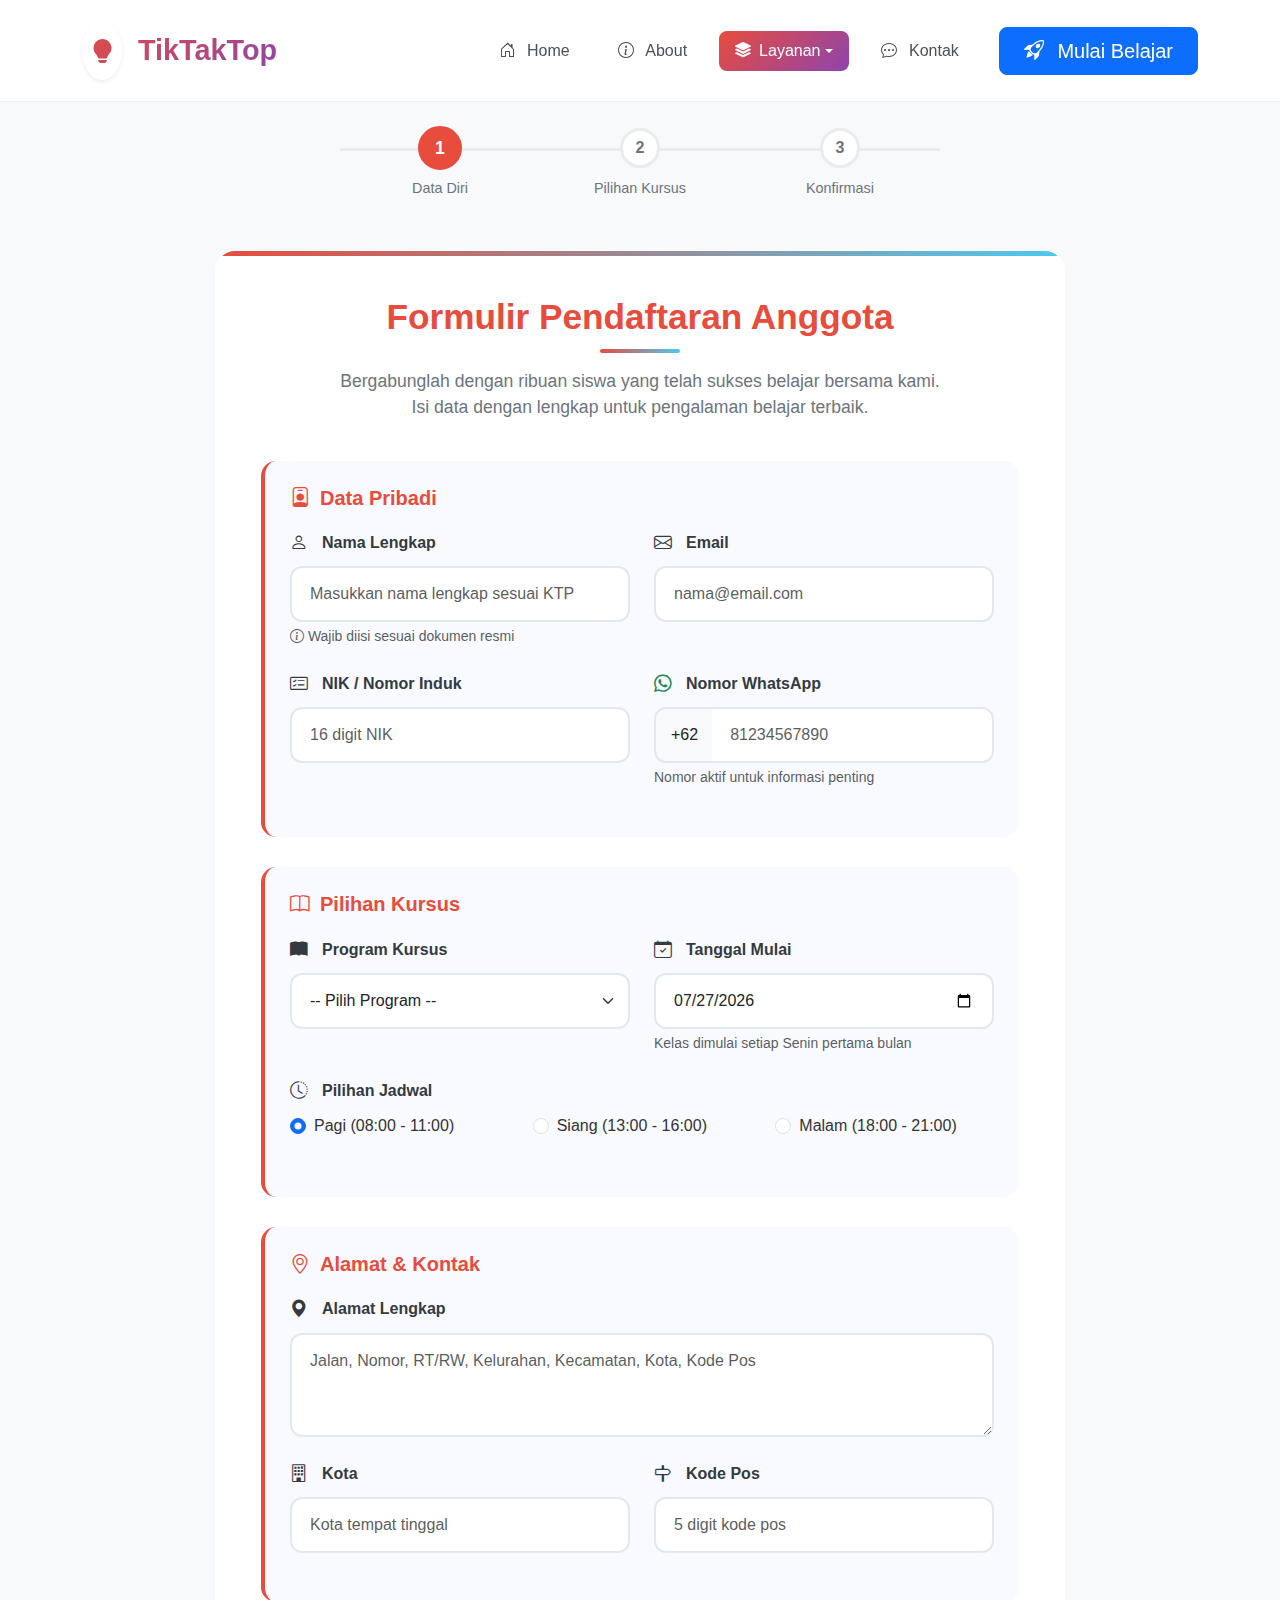
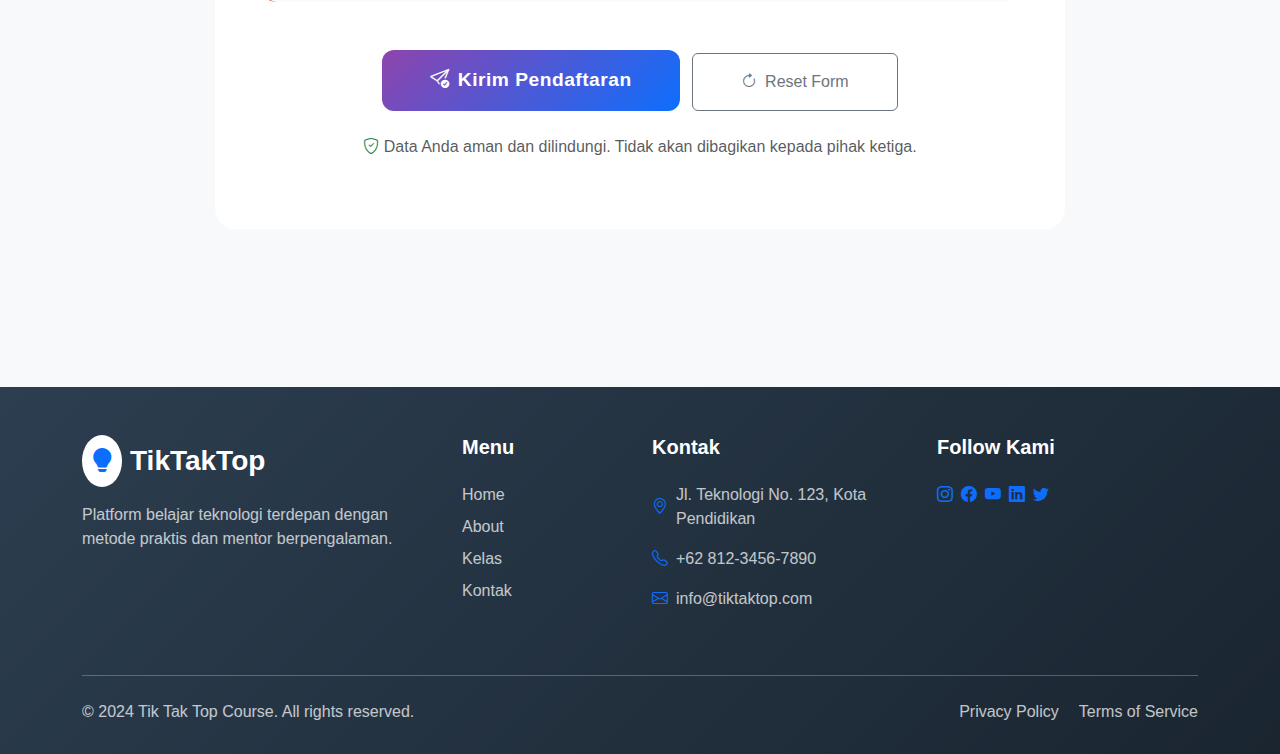
<file: pendaftaran.html>
<!DOCTYPE html>
<html lang="id">
<head>
    <meta charset="UTF-8">
    <meta name="viewport" content="width=device-width, initial-scale=1.0">
    <title>Form Pendaftaran - Tik Tak Top</title>
    
    <!-- BOOTSTRAP 5 CDN -->
    <link href="https://cdn.jsdelivr.net/npm/bootstrap@5.3.8/dist/css/bootstrap.min.css" rel="stylesheet">
    
    <!-- BOOTSTRAP ICONS -->
    <link rel="stylesheet" href="https://cdn.jsdelivr.net/npm/bootstrap-icons@1.11.3/font/bootstrap-icons.min.css">
    
    <!-- Cache Control -->
    <meta http-equiv="Cache-Control" content="no-cache, no-store, must-revalidate">
    <meta http-equiv="Pragma" content="no-cache">
    <meta http-equiv="Expires" content="0">
    <meta name="version" content="1.1.20251219">
    
    <!-- CUSTOM STYLE LANGSUNG -->
    <style>
        :root {
            --primary-color: #e74c3c;
            --secondary-color: #8e44ad;
            --accent-color: #4cc9f0;
            --gradient-primary: linear-gradient(135deg, #e74c3c 0%, #8e44ad 100%);
            --gradient-secondary: linear-gradient(135deg, #4cc9f0 0%, #e74c3c 100%);
        }
        
        * {
            margin: 0;
            padding: 0;
            box-sizing: border-box;
        }
        
        body {
            font-family: 'Inter', sans-serif;
            overflow-x: hidden;
            background: #f8f9fa;
            color: #333;
        }
        
        h1, h2, h3, h4, h5, h6 {
            font-family: 'Poppins', sans-serif;
            font-weight: 700;
        }
        
        /* Navbar Enhanced */
        .navbar {
            background: rgba(255, 255, 255, 0.95) !important;
            backdrop-filter: blur(10px);
            border-bottom: 1px solid rgba(67, 97, 238, 0.1);
            transition: all 0.4s cubic-bezier(0.4, 0, 0.2, 1);
            padding: 1rem 0;
        }
        
        .navbar.scrolled {
            padding: 0.5rem 0;
            box-shadow: 0 4px 20px rgba(67, 97, 238, 0.1);
        }
        
        .navbar-brand {
            font-weight: 800;
            font-size: 1.8rem !important;
            background: var(--gradient-primary);
            -webkit-background-clip: text;
            background-clip: text;
            -webkit-text-fill-color: transparent;
        }
        
        .nav-link {
            font-weight: 500;
            margin: 0 0.5rem;
            padding: 0.5rem 1rem !important;
            border-radius: 8px;
            transition: all 0.3s ease;
            color: #495057 !important;
        }
        
        .nav-link:hover {
            background: rgba(67, 97, 238, 0.1);
            transform: translateY(-2px);
            color: var(--primary-color) !important;
        }
        
        .nav-link.active {
            background: var(--gradient-primary);
            color: white !important;
        }
        
        .form-container {
            max-width: 850px;
            margin: 30px auto;
            padding: 45px;
            background: white;
            border-radius: 20px;
            box-shadow: var(--card-shadow);
            border: 1px solid rgba(255, 255, 255, 0.2);
            position: relative;
            overflow: hidden;
        }
        
        .form-container::before {
            content: '';
            position: absolute;
            top: 0;
            left: 0;
            width: 100%;
            height: 5px;
            background: linear-gradient(90deg, var(--primary-color), var(--accent-color));
        }
        
        .form-title {
            color: var(--primary-color);
            font-weight: 700;
            font-size: 2.2rem;
            margin-bottom: 15px;
            position: relative;
            padding-bottom: 15px;
        }
        
        .form-title::after {
            content: '';
            position: absolute;
            bottom: 0;
            left: 50%;
            transform: translateX(-50%);
            width: 80px;
            height: 4px;
            background: linear-gradient(90deg, var(--primary-color), var(--accent-color));
            border-radius: 2px;
        }
        
        .form-subtitle {
            color: #6c757d;
            font-size: 1.1rem;
            margin-bottom: 40px;
            max-width: 600px;
            margin-left: auto;
            margin-right: auto;
        }
        
        .form-label {
            font-weight: 600;
            color: #343a40;
            margin-bottom: 10px;
            display: flex;
            align-items: center;
            gap: 8px;
        }
        
        .form-label i {
            font-size: 1.1rem;
            width: 24px;
        }
        
        .form-control, .form-select {
            border: 2px solid #e2e8f0;
            border-radius: 12px;
            padding: 14px 18px;
            font-size: 1rem;
            transition: all 0.3s ease;
            background-color: #fff;
        }
        
        .form-control:focus, .form-select:focus {
            border-color: var(--primary-color);
            box-shadow: 0 0 0 0.3rem rgba(13, 110, 253, 0.15);
            transform: translateY(-2px);
        }
        
        .form-control:hover, .form-select:hover {
            border-color: #b8c2cc;
        }
        
        .input-group-text {
            background-color: #f8f9fa;
            border: 2px solid #e2e8f0;
            border-right: none;
            border-radius: 12px 0 0 12px;
            padding: 14px 15px;
            font-weight: 500;
        }
        
        .input-group .form-control {
            border-left: none;
            border-radius: 0 12px 12px 0;
        }
        
        .input-group:focus-within .input-group-text,
        .input-group:focus-within .form-control {
            border-color: var(--primary-color);
        }
        
        .btn-submit {
            background: linear-gradient(135deg, var(--secondary-color) 0%, #0d6efd 100%);
            color: white;
            padding: 18px 40px;
            font-size: 1.2rem;
            font-weight: 700;
            border: none;
            border-radius: 12px;
            transition: all 0.4s ease;
            position: relative;
            overflow: hidden;
            letter-spacing: 0.5px;
        }
        
        .btn-submit::before {
            content: '';
            position: absolute;
            top: 0;
            left: -100%;
            width: 100%;
            height: 100%;
            background: linear-gradient(90deg, transparent, rgba(255,255,255,0.2), transparent);
            transition: left 0.6s;
        }
        
        .btn-submit:hover {
            transform: translateY(-5px);
            box-shadow: 0 10px 25px rgba(25, 135, 84, 0.4);
        }
        
        .btn-submit:hover::before {
            left: 100%;
        }
        
        .btn-submit:active {
            transform: translateY(-2px);
        }
        
        .form-section {
            background: #f8faff;
            border-radius: 15px;
            padding: 25px;
            margin-bottom: 30px;
            border-left: 4px solid var(--primary-color);
        }
        
        .form-section h5 {
            color: var(--primary-color);
            font-weight: 600;
            margin-bottom: 20px;
            display: flex;
            align-items: center;
            gap: 10px;
        }
        
        .progress-indicator {
            display: flex;
            justify-content: space-between;
            position: relative;
            margin-bottom: 50px;
            max-width: 600px;
            margin-left: auto;
            margin-right: auto;
        }
        
        .progress-indicator::before {
            content: '';
            position: absolute;
            top: 20px;
            left: 0;
            right: 0;
            height: 3px;
            background: #e9ecef;
            z-index: 1;
        }
        
        .progress-step {
            position: relative;
            z-index: 2;
            text-align: center;
            flex: 1;
        }
        
        .step-circle {
            width: 40px;
            height: 40px;
            border-radius: 50%;
            background: white;
            border: 3px solid #e9ecef;
            display: flex;
            align-items: center;
            justify-content: center;
            font-weight: bold;
            color: #6c757d;
            margin: 0 auto 10px;
            transition: all 0.3s;
        }
        
        .step-circle.active {
            background: var(--primary-color);
            border-color: var(--primary-color);
            color: white;
            transform: scale(1.1);
        }
        
        .step-label {
            font-size: 0.9rem;
            color: #6c757d;
            font-weight: 500;
        }
        
        footer {
            background: linear-gradient(135deg, #2c3e50 0%, #1a2530 100%);
            color: white;
            padding: 60px 0 30px;
            margin-top: 80px;
        }
        
        .footer-heading {
            color: #fff;
            font-weight: 600;
            margin-bottom: 20px;
            font-size: 1.2rem;
        }
        
        .footer-links a {
            color: #adb5bd;
            text-decoration: none;
            transition: color 0.3s;
            display: block;
            margin-bottom: 10px;
        }
        
        .footer-links a:hover {
            color: white;
            transform: translateX(5px);
        }
        
        .social-icons a {
            display: inline-flex;
            align-items: center;
            justify-content: center;
            width: 45px;
            height: 45px;
            background: rgba(255,255,255,0.1);
            border-radius: 50%;
            margin-right: 15px;
            transition: all 0.3s;
            color: white;
            font-size: 1.2rem;
        }
        
        .social-icons a:hover {
            background: var(--primary-color);
            transform: translateY(-5px);
        }
        
        /* Animations */
        @keyframes fadeInUp {
            from {
                opacity: 0;
                transform: translateY(20px);
            }
            to {
                opacity: 1;
                transform: translateY(0);
            }
        }
        
        .animate-in {
            animation: fadeInUp 0.6s ease-out;
        }
        
        /* Responsive */
        @media (max-width: 768px) {
            .form-container {
                padding: 25px;
                margin: 15px;
                border-radius: 15px;
            }
            
            body {
                padding-top: 80px;
            }
            
            .form-title {
                font-size: 1.8rem;
            }
            
            .progress-indicator {
                flex-wrap: wrap;
                gap: 20px;
            }
            
            .progress-step {
                flex: 0 0 calc(33.333% - 20px);
            }
            
            .btn-submit {
                padding: 16px;
                font-size: 1.1rem;
            }
        }
        
        @media (max-width: 576px) {
            .form-section {
                padding: 20px;
            }
            
            .progress-step {
                flex: 0 0 calc(50% - 20px);
            }
        }
    </style>
</head>
<body>
    <!-- Navbar -->
    <nav class="navbar navbar-expand-lg fixed-top">
        <div class="container">
            <a class="navbar-brand d-flex align-items-center" href="index.html">
                <div class="bg-gradient-primary rounded-circle p-2 me-3 shadow-sm">
                    <i class="bi bi-lightbulb-fill text-white fs-4"></i>
                </div>
                <span class="fw-bold">TikTakTop</span>
            </a>
            
            <!-- Mobile Menu Toggle -->
            <button class="navbar-toggler" type="button" data-bs-toggle="collapse" data-bs-target="#navbarNav">
                <span class="navbar-toggler-icon"></span>
            </button>
            
            <!-- Navbar Menu -->
            <div class="collapse navbar-collapse" id="navbarNav">
                <ul class="navbar-nav ms-auto align-items-lg-center">
                    <li class="nav-item">
                        <a class="nav-link" href="index.html">
                            <i class="bi bi-house-door me-2"></i> Home
                        </a>
                    </li>
                    <li class="nav-item">
                        <a class="nav-link" href="about.html">
                            <i class="bi bi-info-circle me-2"></i> About
                        </a>
                    </li>
                    <li class="nav-item dropdown">
                        <a class="nav-link dropdown-toggle d-flex align-items-center active" href="#" data-bs-toggle="dropdown">
                            <i class="bi bi-stack me-2"></i> Layanan
                        </a>
                        <ul class="dropdown-menu dropdown-menu-end shadow-lg border-0 rounded-3">
                            <li><a class="dropdown-item py-3" href="services.html">
                                <i class="bi bi-info-square me-2 text-primary"></i> Informasi Layanan
                            </a></li>
                            <li><a class="dropdown-item py-3 active" href="pendaftaran.html">
                                <i class="bi bi-pencil-square me-2 text-primary"></i> Pendaftaran
                            </a></li>
                        </ul>
                    </li>
                    <li class="nav-item">
                        <a class="nav-link" href="contact.html">
                            <i class="bi bi-chat-dots me-2"></i> Kontak
                        </a>
                    </li>
                    <li class="nav-item ms-lg-3">
                        <a href="pendaftaran.html" class="btn btn-primary btn-lg px-4">
                            <i class="bi bi-rocket-takeoff me-2"></i> Mulai Belajar
                        </a>
                    </li>
                </ul>
            </div>
        </div>
    </nav>

    <!-- FORM SECTION -->
    <div class="container py-5" style="padding-top: 8rem !important;">
        <!-- Progress Indicator -->
        <div class="progress-indicator animate-in">
            <div class="progress-step">
                <div class="step-circle active">1</div>
                <div class="step-label">Data Diri</div>
            </div>
            <div class="progress-step">
                <div class="step-circle">2</div>
                <div class="step-label">Pilihan Kursus</div>
            </div>
            <div class="progress-step">
                <div class="step-circle">3</div>
                <div class="step-label">Konfirmasi</div>
            </div>
        </div>
        
        <div class="form-container animate-in">
            <h2 class="form-title text-center">
                Formulir Pendaftaran Anggota
            </h2>
            
            <p class="form-subtitle text-center">
                Bergabunglah dengan ribuan siswa yang telah sukses belajar bersama kami. 
                Isi data dengan lengkap untuk pengalaman belajar terbaik.
            </p>
            
            <form id="registrationForm">
                <!-- Data Pribadi Section -->
                <div class="form-section">
                    <h5>
                        <i class="bi bi-person-badge"></i>
                        Data Pribadi
                    </h5>
                    
                    <div class="row">
                        <div class="col-md-6 mb-4">
                            <label class="form-label">
                                <i class="bi bi-person"></i>Nama Lengkap
                            </label>
                            <input type="text" class="form-control" 
                                   placeholder="Masukkan nama lengkap sesuai KTP" 
                                   required>
                            <small class="text-muted mt-1 d-block">
                                <i class="bi bi-info-circle"></i> Wajib diisi sesuai dokumen resmi
                            </small>
                        </div>
                        
                        <div class="col-md-6 mb-4">
                            <label class="form-label">
                                <i class="bi bi-envelope"></i>Email
                            </label>
                            <input type="email" class="form-control" 
                                   placeholder="nama@email.com" 
                                   required>
                        </div>
                    </div>
                    
                    <div class="row">
                        <div class="col-md-6 mb-4">
                            <label class="form-label">
                                <i class="bi bi-card-checklist"></i>NIK / Nomor Induk
                            </label>
                            <input type="text" class="form-control" 
                                   placeholder="16 digit NIK" 
                                   pattern="[0-9]{16}"
                                   maxlength="16"
                                   required>
                        </div>
                        
                        <div class="col-md-6 mb-4">
                            <label class="form-label">
                                <i class="bi bi-whatsapp text-success"></i>Nomor WhatsApp
                            </label>
                            <div class="input-group">
                                <span class="input-group-text">+62</span>
                                <input type="tel" class="form-control" 
                                       placeholder="81234567890" 
                                       pattern="[0-9]{9,13}"
                                       required>
                            </div>
                            <small class="text-muted mt-1 d-block">
                                Nomor aktif untuk informasi penting
                            </small>
                        </div>
                    </div>
                </div>
                
                <!-- Pilihan Kursus Section -->
                <div class="form-section">
                    <h5>
                        <i class="bi bi-book"></i>
                        Pilihan Kursus
                    </h5>
                    
                    <div class="row">
                        <div class="col-md-6 mb-4">
                            <label class="form-label">
                                <i class="bi bi-book-fill"></i>Program Kursus
                            </label>
                            <select class="form-select" required>
                                <option value="">-- Pilih Program --</option>
                                <option value="Desain Grafis">
                                    🎨 Desain Grafis (Mulai Rp 499.000)
                                </option>
                                <option value="Web Programming">
                                    💻 Web Programming (Mulai Rp 799.000)
                                </option>
                                <option value="Data Analysis">
                                    📊 Data Analysis (Mulai Rp 899.000)
                                </option>
                                <option value="Microsoft Office">
                                    📝 Microsoft Office (Mulai Rp 299.000)
                                </option>
                                <option value="Python Pemula">
                                    🐍 Python Pemula (Mulai Rp 599.000)
                                </option>
                                <option value="Digital Marketing">
                                    📱 Digital Marketing (Mulai Rp 699.000)
                                </option>
                            </select>
                        </div>
                        
                        <div class="col-md-6 mb-4">
                            <label class="form-label">
                                <i class="bi bi-calendar-check"></i>Tanggal Mulai
                            </label>
                            <input type="date" class="form-control" required>
                            <small class="text-muted mt-1 d-block">
                                Kelas dimulai setiap Senin pertama bulan
                            </small>
                        </div>
                    </div>
                    
                    <div class="mb-4">
                        <label class="form-label">
                            <i class="bi bi-clock-history"></i>Pilihan Jadwal
                        </label>
                        <div class="row">
                            <div class="col-md-4 mb-2">
                                <div class="form-check">
                                    <input class="form-check-input" type="radio" name="schedule" id="morning" checked>
                                    <label class="form-check-label" for="morning">
                                        Pagi (08:00 - 11:00)
                                    </label>
                                </div>
                            </div>
                            <div class="col-md-4 mb-2">
                                <div class="form-check">
                                    <input class="form-check-input" type="radio" name="schedule" id="afternoon">
                                    <label class="form-check-label" for="afternoon">
                                        Siang (13:00 - 16:00)
                                    </label>
                                </div>
                            </div>
                            <div class="col-md-4 mb-2">
                                <div class="form-check">
                                    <input class="form-check-input" type="radio" name="schedule" id="evening">
                                    <label class="form-check-label" for="evening">
                                        Malam (18:00 - 21:00)
                                    </label>
                                </div>
                            </div>
                        </div>
                    </div>
                </div>
                
                <!-- Alamat Section -->
                <div class="form-section">
                    <h5>
                        <i class="bi bi-geo-alt"></i>
                        Alamat & Kontak
                    </h5>
                    
                    <div class="mb-4">
                        <label class="form-label">
                            <i class="bi bi-geo-alt-fill"></i>Alamat Lengkap
                        </label>
                        <textarea class="form-control" rows="3" 
                                  placeholder="Jalan, Nomor, RT/RW, Kelurahan, Kecamatan, Kota, Kode Pos" 
                                  required></textarea>
                    </div>
                    
                    <div class="row">
                        <div class="col-md-6 mb-4">
                            <label class="form-label">
                                <i class="bi bi-building"></i>Kota
                            </label>
                            <input type="text" class="form-control" placeholder="Kota tempat tinggal" required>
                        </div>
                        
                        <div class="col-md-6 mb-4">
                            <label class="form-label">
                                <i class="bi bi-signpost"></i>Kode Pos
                            </label>
                            <input type="text" class="form-control" placeholder="5 digit kode pos" pattern="[0-9]{5}">
                        </div>
                    </div>
                </div>
                
                <!-- Submit Button -->
                <div class="text-center mt-5">
                    <div class="d-grid gap-3 d-md-block">
                        <button type="submit" class="btn-submit px-5 py-3">
                            <i class="bi bi-send-check me-2"></i>Kirim Pendaftaran
                        </button>
                        <button type="reset" class="btn btn-outline-secondary px-5 py-3 ms-md-2">
                            <i class="bi bi-arrow-clockwise me-2"></i>Reset Form
                        </button>
                    </div>
                    
                    <p class="text-muted mt-4">
                        <i class="bi bi-shield-check text-success"></i>
                        Data Anda aman dan dilindungi. Tidak akan dibagikan kepada pihak ketiga.
                    </p>
                </div>
                
                <!-- Alert Placeholder -->
                <div id="alertMessage" class="mt-4"></div>
            </form>
        </div>
    </div>

    <!-- Footer -->
    <footer class="footer pt-5">
        <div class="container">
            <div class="row g-4 pb-5">
                <div class="col-lg-4">
                    <div class="mb-4">
                        <div class="d-flex align-items-center mb-3">
                            <div class="bg-white rounded-circle p-2 me-2">
                                <i class="bi bi-lightbulb-fill text-primary fs-4"></i>
                            </div>
                            <h3 class="fw-bold mb-0 text-white">TikTakTop</h3>
                        </div>
                        <p class="text-light mb-4 opacity-75">Platform belajar teknologi terdepan dengan metode praktis dan mentor berpengalaman.</p>
                    </div>
                </div>
                
                <div class="col-lg-2 col-md-4">
                    <h5 class="fw-bold mb-4 text-white">Menu</h5>
                    <ul class="list-unstyled">
                        <li class="mb-2"><a href="index.html" class="text-light text-decoration-none opacity-75 hover-opacity-100">Home</a></li>
                        <li class="mb-2"><a href="about.html" class="text-light text-decoration-none opacity-75 hover-opacity-100">About</a></li>
                        <li class="mb-2"><a href="courses.html" class="text-light text-decoration-none opacity-75 hover-opacity-100">Kelas</a></li>
                        <li class="mb-2"><a href="contact.html" class="text-light text-decoration-none opacity-75 hover-opacity-100">Kontak</a></li>
                    </ul>
                </div>
                
                <div class="col-lg-3 col-md-4">
                    <h5 class="fw-bold mb-4 text-white">Kontak</h5>
                    <ul class="list-unstyled">
                        <li class="mb-3 d-flex align-items-center">
                            <i class="bi bi-geo-alt me-2 text-primary"></i>
                            <span class="text-light opacity-75">Jl. Teknologi No. 123, Kota Pendidikan</span>
                        </li>
                        <li class="mb-3 d-flex align-items-center">
                            <i class="bi bi-telephone me-2 text-primary"></i>
                            <span class="text-light opacity-75">+62 812-3456-7890</span>
                        </li>
                        <li class="mb-3 d-flex align-items-center">
                            <i class="bi bi-envelope me-2 text-primary"></i>
                            <span class="text-light opacity-75">info@tiktaktop.com</span>
                        </li>
                    </ul>
                </div>
                
                <div class="col-lg-3 col-md-4">
                    <h5 class="fw-bold mb-4 text-white">Follow Kami</h5>
                    <div class="d-flex gap-2 mb-4">
                        <a href="#" class="social-icon" title="Instagram">
                            <i class="bi bi-instagram"></i>
                        </a>
                        <a href="#" class="social-icon" title="Facebook">
                            <i class="bi bi-facebook"></i>
                        </a>
                        <a href="#" class="social-icon" title="YouTube">
                            <i class="bi bi-youtube"></i>
                        </a>
                        <a href="#" class="social-icon" title="LinkedIn">
                            <i class="bi bi-linkedin"></i>
                        </a>
                        <a href="#" class="social-icon" title="Twitter">
                            <i class="bi bi-twitter"></i>
                        </a>
                    </div>
                </div>
            </div>
            
            <div class="border-top border-white border-opacity-25 pt-4">
                <div class="row align-items-center">
                    <div class="col-md-6">
                        <p class="mb-0 text-light opacity-75">&copy; 2024 Tik Tak Top Course. All rights reserved.</p>
                    </div>
                    <div class="col-md-6 text-md-end">
                        <a href="#" class="text-light text-decoration-none opacity-75 me-3">Privacy Policy</a>
                        <a href="#" class="text-light text-decoration-none opacity-75">Terms of Service</a>
                    </div>
                </div>
            </div>
        </div>
    </footer>

    <!-- BOOTSTRAP JS -->
    <script src="https://cdn.jsdelivr.net/npm/bootstrap@5.3.8/dist/js/bootstrap.bundle.min.js"></script>
    
    <!-- FORM SCRIPT IMPROVED -->
    <script>
        // Navbar scroll effect
        window.addEventListener('scroll', function() {
            const navbar = document.querySelector('.navbar');
            if (window.scrollY > 50) {
                navbar.classList.add('scrolled');
            } else {
                navbar.classList.remove('scrolled');
            }
        });
        
        // Set min date to today
        const today = new Date().toISOString().split('T')[0];
        document.querySelector('input[type="date"]').min = today;
        
        // Format tanggal untuk placeholder
        const nextMonday = new Date();
        nextMonday.setDate(nextMonday.getDate() + ((1 + 7 - nextMonday.getDay()) % 7 || 7));
        const formattedDate = nextMonday.toISOString().split('T')[0];
        document.querySelector('input[type="date"]').value = formattedDate;
        
        // NIK validation
        const nikInput = document.querySelector('input[placeholder="16 digit NIK"]');
        nikInput.addEventListener('input', function(e) {
            this.value = this.value.replace(/\D/g, '').slice(0, 16);
        });
        
        // WhatsApp number formatting
        const whatsappInput = document.querySelector('input[placeholder="81234567890"]');
        whatsappInput.addEventListener('input', function(e) {
            this.value = this.value.replace(/\D/g, '').slice(0, 13);
        });
        
        // Form submission handler
        document.getElementById('registrationForm').addEventListener('submit', async function(e) {
            e.preventDefault();
            
            const submitBtn = this.querySelector('button[type="submit"]');
            const originalText = submitBtn.innerHTML;
            const alertDiv = document.getElementById('alertMessage');
            
            // Validate all required fields
            const requiredFields = this.querySelectorAll('[required]');
            let isValid = true;
            
            requiredFields.forEach(field => {
                if (!field.value.trim()) {
                    field.classList.add('is-invalid');
                    isValid = false;
                } else {
                    field.classList.remove('is-invalid');
                }
            });
            
            if (!isValid) {
                alertDiv.innerHTML = `
                    <div class="alert alert-danger alert-dismissible fade show animate-in" role="alert">
                        <h4 class="alert-heading"><i class="bi bi-exclamation-triangle-fill"></i> Form Tidak Lengkap</h4>
                        <p>Harap isi semua field yang wajib diisi.</p>
                        <button type="button" class="btn-close" data-bs-dismiss="alert"></button>
                    </div>
                `;
                alertDiv.scrollIntoView({ behavior: 'smooth' });
                return;
            }
            
            // Show loading
            submitBtn.innerHTML = `
                <span class="spinner-border spinner-border-sm me-2"></span>
                Sedang Mengirim Data...
            `;
            submitBtn.disabled = true;
            
            // Collect form data
            const formData = {
                nama: document.querySelector('input[placeholder="Masukkan nama lengkap sesuai KTP"]').value,
                email: document.querySelector('input[placeholder="nama@email.com"]').value,
                nik: document.querySelector('input[placeholder="16 digit NIK"]').value,
                whatsapp: '+62' + document.querySelector('input[placeholder="81234567890"]').value,
                program: document.querySelector('select').value,
                tanggal: document.querySelector('input[type="date"]').value,
                jadwal: document.querySelector('input[name="schedule"]:checked').value || 'Pagi',
                alamat: document.querySelector('textarea').value,
                kota: document.querySelector('input[placeholder="Kota tempat tinggal"]').value,
                kodepos: document.querySelector('input[placeholder="5 digit kode pos"]').value,
                timestamp: new Date().toLocaleString('id-ID')
            };
            
            try {
                // Send to Google Sheets via Apps Script
                const response = await fetch('https://script.google.com/macros/s/AKfycbzS3VY9e0JotTegdQ1RLUjRwjlG6FmNRZ1btXNEHh2OmbeN4YUqEjjDJzPZRXto7rckXQ/exec', {
                    method: 'POST',
                    mode: 'no-cors', // Important for cross-origin
                    headers: {
                        'Content-Type': 'application/json',
                    },
                    body: JSON.stringify(formData)
                });
                
                // Success animation for progress steps
                document.querySelectorAll('.step-circle').forEach(circle => {
                    circle.classList.add('active');
                });
                
                // Success message
                alertDiv.innerHTML = `
                    <div class="alert alert-success alert-dismissible fade show animate-in" role="alert">
                        <h4 class="alert-heading"><i class="bi bi-check-circle-fill"></i> Pendaftaran Berhasil!</h4>
                        <p>Selamat! Data Anda telah berhasil terdaftar.</p>
                        <hr>
                        <p class="mb-0">
                            <i class="bi bi-info-circle me-1"></i>
                            Tim kami akan menghubungi Anda dalam 1x24 jam untuk konfirmasi dan pembayaran.
                        </p>
                        <button type="button" class="btn-close" data-bs-dismiss="alert"></button>
                    </div>
                `;
                
                // Reset form
                this.reset();
                // Reset date to next Monday
                document.querySelector('input[type="date"]').value = formattedDate;
                
                // Confetti effect
                createConfetti();
                
            } catch (error) {
                console.error('Error:', error);
                // Error handling
                alertDiv.innerHTML = `
                    <div class="alert alert-danger alert-dismissible fade show animate-in" role="alert">
                        <h4 class="alert-heading"><i class="bi bi-x-circle-fill"></i> Terjadi Kesalahan</h4>
                        <p>Maaf, terjadi kesalahan saat mengirim data. Silakan coba lagi atau hubungi kami langsung.</p>
                        <button type="button" class="btn-close" data-bs-dismiss="alert"></button>
                    </div>
                `;
            } finally {
                // Reset button
                submitBtn.innerHTML = originalText;
                submitBtn.disabled = false;
                
                // Scroll to alert
                alertDiv.scrollIntoView({ behavior: 'smooth', block: 'center' });
            }
        });
        
        // Simple confetti effect
        function createConfetti() {
            const colors = ['#0d6efd', '#198754', '#6f42c1', '#fd7e14', '#dc3545'];
            const container = document.querySelector('.form-container');
            
            for (let i = 0; i < 50; i++) {
                const confetti = document.createElement('div');
                confetti.style.position = 'absolute';
                confetti.style.width = '10px';
                confetti.style.height = '10px';
                confetti.style.background = colors[Math.floor(Math.random() * colors.length)];
                confetti.style.borderRadius = '50%';
                confetti.style.left = Math.random() * 100 + '%';
                confetti.style.top = '-20px';
                confetti.style.opacity = '0.7';
                confetti.style.zIndex = '9999';
                container.appendChild(confetti);
                
                // Animation
                const animation = confetti.animate([
                    { transform: 'translateY(0) rotate(0deg)', opacity: 0.7 },
                    { transform: `translateY(${window.innerHeight}px) rotate(${Math.random() * 360}deg)`, opacity: 0 }
                ], {
                    duration: 1000 + Math.random() * 1000,
                    easing: 'cubic-bezier(0.215, 0.61, 0.355, 1)'
                });
                
                animation.onfinish = () => confetti.remove();
            }
        }
        
        // Real-time validation
        document.querySelectorAll('[required]').forEach(input => {
            input.addEventListener('blur', function() {
                if (!this.value.trim()) {
                    this.classList.add('is-invalid');
                } else {
                    this.classList.remove('is-invalid');
                    this.classList.add('is-valid');
                }
            });
            
            input.addEventListener('input', function() {
                if (this.value.trim()) {
                    this.classList.remove('is-invalid');
                    this.classList.add('is-valid');
                }
            });
        });
    </script>
</body>
</html>
</file>
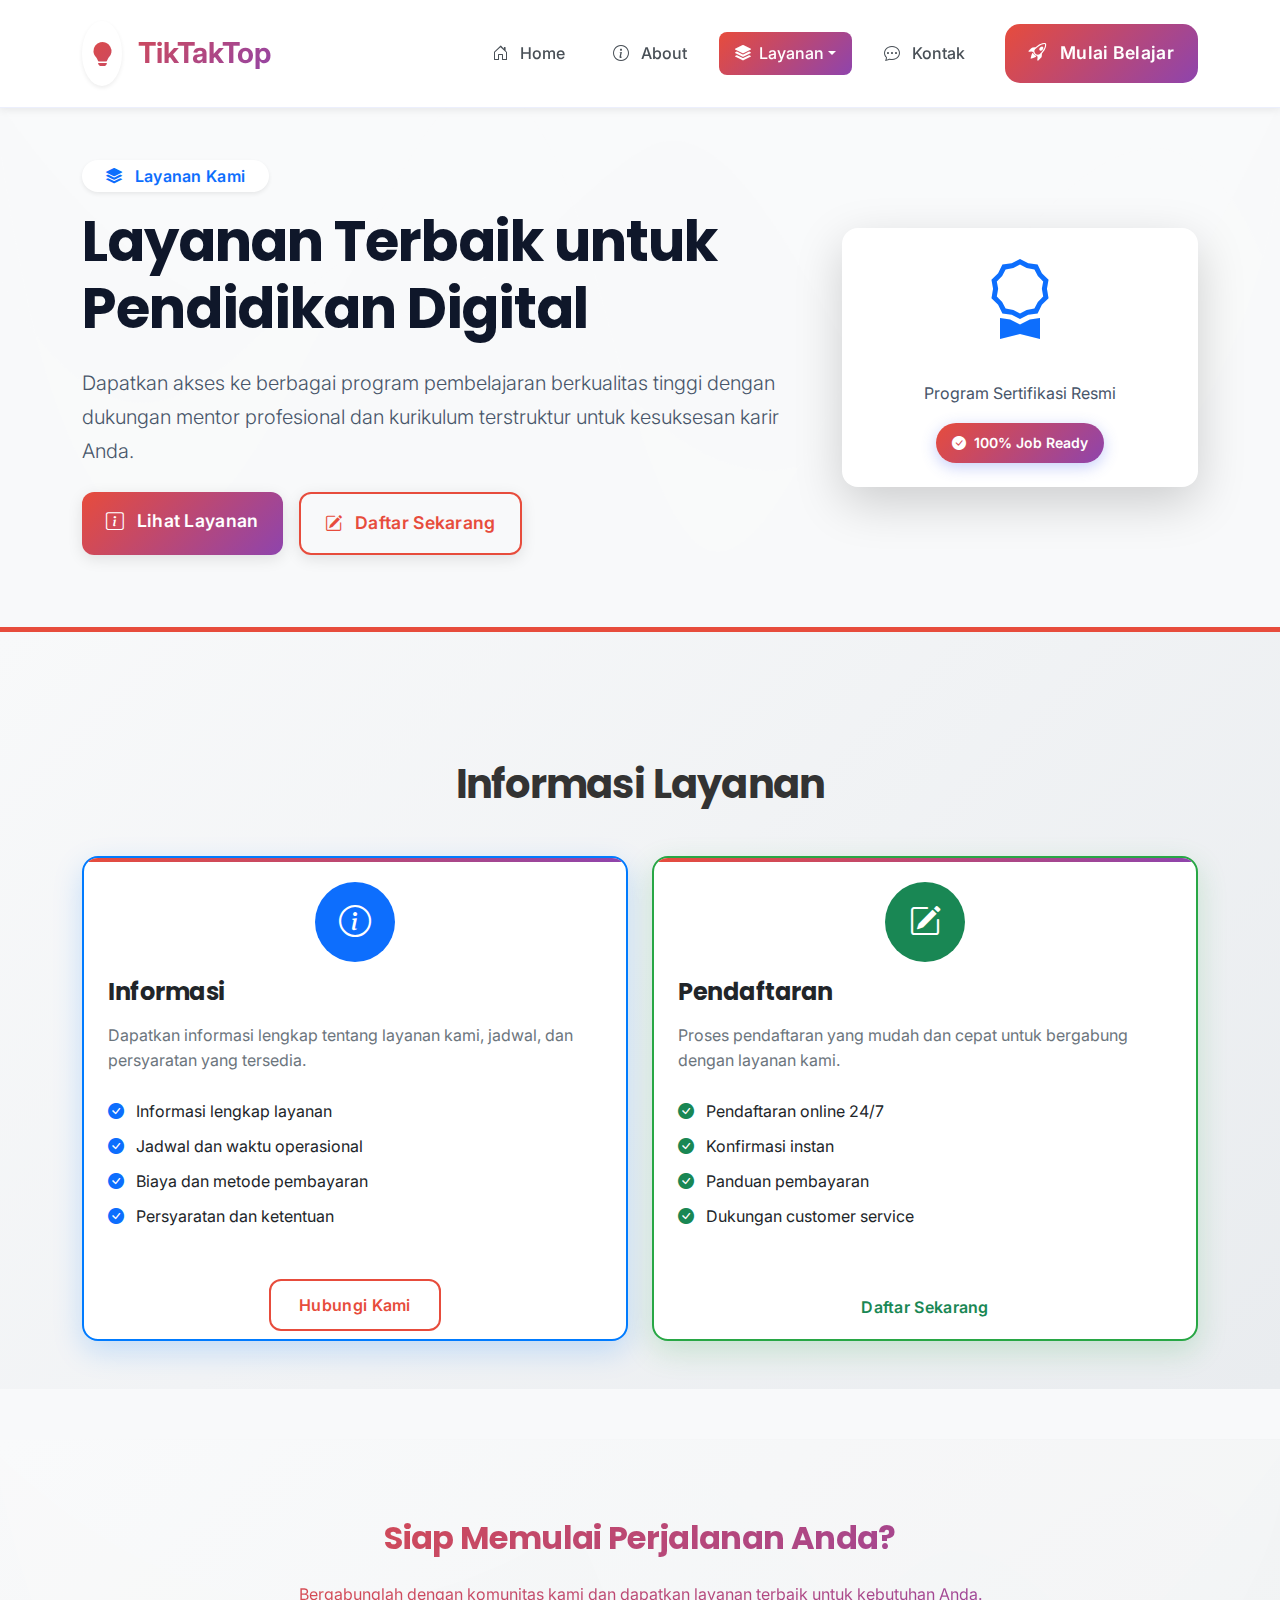
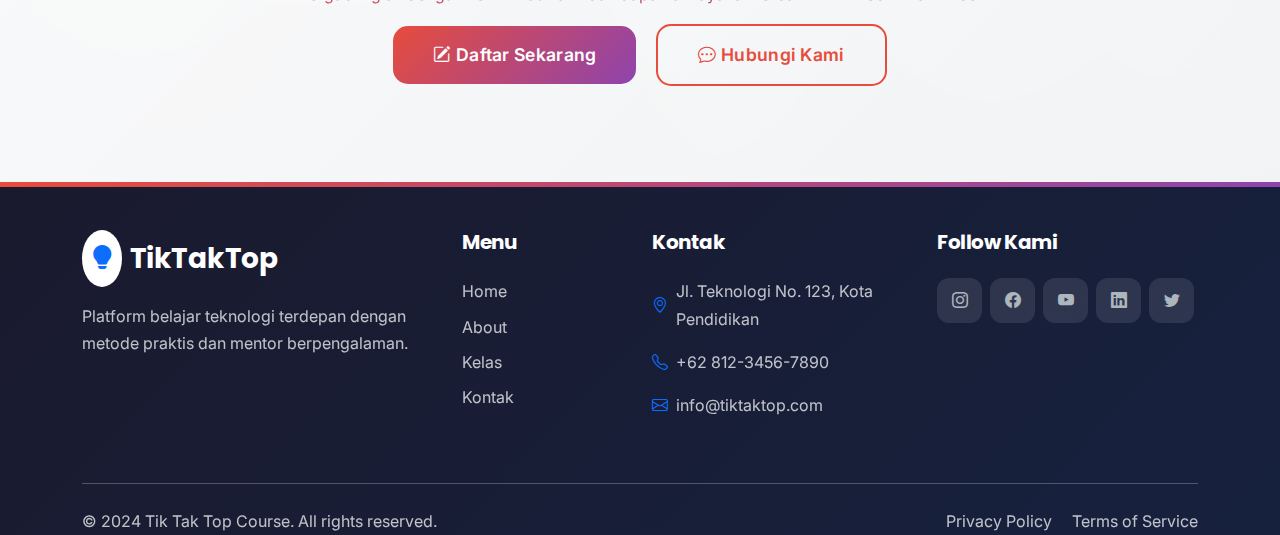
<file: services.html>
<!DOCTYPE html>
<html lang="id" data-bs-theme="light">
<head>
    <meta charset="UTF-8">
    <meta name="viewport" content="width=device-width, initial-scale=1.0">
    <title>Layanan - Tik Tak Top Course</title>
    
    <!-- Bootstrap 5 CSS CDN -->
    <link href="https://cdn.jsdelivr.net/npm/bootstrap@5.3.8/dist/css/bootstrap.min.css" rel="stylesheet">
    
    <!-- Bootstrap Icons -->
    <link rel="stylesheet" href="https://cdn.jsdelivr.net/npm/bootstrap-icons@1.11.3/font/bootstrap-icons.min.css">
    
    <!-- Font Google -->
    <link href="https://fonts.googleapis.com/css2?family=Poppins:wght@300;400;500;600;700;800&family=Inter:wght@300;400;500;600;700&display=swap" rel="stylesheet">
    
    <!-- Cache Control -->
    <meta http-equiv="Cache-Control" content="no-cache, no-store, must-revalidate">
    <meta http-equiv="Pragma" content="no-cache">
    <meta http-equiv="Expires" content="0">
    <meta name="version" content="1.1.20251219.2">
    
    <!-- Animate CSS -->
    <link rel="stylesheet" href="https://cdnjs.cloudflare.com/ajax/libs/animate.css/4.1.1/animate.min.css">
    
    <!-- Link ke CSS External -->
    <link rel="stylesheet" href="assets/css/style.css">
    <style>
        :root {
            --primary-color: #e74c3c;
            --secondary-color: #8e44ad;
            --accent-color: #4cc9f0;
            --gradient-primary: linear-gradient(135deg, #e74c3c 0%, #8e44ad 100%);
            --gradient-secondary: linear-gradient(135deg, #4cc9f0 0%, #e74c3c 100%);
        }
        
        * {
            margin: 0;
            padding: 0;
            box-sizing: border-box;
        }
        
        body {
            font-family: 'Inter', sans-serif;
            overflow-x: hidden;
            background: #f8f9fa;
            color: #333;
        }
        
        h1, h2, h3, h4, h5, h6 {
            font-family: 'Poppins', sans-serif;
            font-weight: 700;
        }
        
        /* Navbar Enhanced */
        .navbar {
            background: rgba(255, 255, 255, 0.95) !important;
            backdrop-filter: blur(10px);
            border-bottom: 1px solid rgba(67, 97, 238, 0.1);
            transition: all 0.4s cubic-bezier(0.4, 0, 0.2, 1);
            padding: 1rem 0;
        }
        
        .navbar.scrolled {
            padding: 0.5rem 0;
            box-shadow: 0 4px 20px rgba(67, 97, 238, 0.1);
        }
        
        .navbar-brand {
            font-weight: 800;
            font-size: 1.8rem !important;
            background: var(--gradient-primary);
            -webkit-background-clip: text;
            background-clip: text;
            -webkit-text-fill-color: transparent;
        }
        
        .nav-link {
            font-weight: 500;
            margin: 0 0.5rem;
            padding: 0.5rem 1rem !important;
            border-radius: 8px;
            transition: all 0.3s ease;
            color: #495057 !important;
        }
        
        .nav-link:hover {
            background: rgba(67, 97, 238, 0.1);
            transform: translateY(-2px);
            color: var(--primary-color) !important;
        }
        
        .nav-link.active {
            background: var(--gradient-primary);
            color: white !important;
        }
        
        .about-hero {
            background: linear-gradient(135deg, rgba(67, 97, 238, 0.95) 0%, rgba(58, 12, 163, 0.9) 100%),
                        url('https://images.unsplash.com/photo-1522202176988-66273c2fd55f?ixlib=rb-4.0.3&auto=format&fit=crop&w=1171&q=80');
            background-size: cover;
            background-position: center;
            color: white;
            padding: 80px 0 40px;
            margin-top: 0px;
            position: relative;
            overflow: hidden;
            z-index: 1;
        }
        
        .about-hero::before {
            content: '';
            position: absolute;
            top: 0;
            left: 0;
            right: 0;
            bottom: 0;
            background: url('data:image/svg+xml,<svg xmlns="http://www.w3.org/2000/svg" viewBox="0 0 1200 120" preserveAspectRatio="none"><path d="M0,0V46.29c47.79,22.2,103.59,32.17,158,28,70.36-5.37,136.33-33.31,206.8-37.5C438.64,32.43,512.34,53.67,583,72.05c69.27,18,138.3,24.88,209.4,13.08,36.15-6,69.85-17.84,104.45-29.34C989.49,25,1113-14.29,1200,52.47V0Z" opacity=".15" fill="white"/><path d="M0,0V15.81C13,36.92,27.64,56.86,47.69,72.05,99.41,111.27,165,111,224.58,91.58c31.15-10.15,60.09-26.07,89.67-39.8,40.92-19,84.73-46,130.83-49.67,36.26-2.85,70.9,9.42,98.6,31.56,31.77,25.39,62.32,62,103.63,73,40.44,10.79,81.35-6.69,119.13-24.28s75.16-39,116.92-43.05c59.73-5.85,113.28,22.88,168.9,38.84,30.2,8.66,59,6.17,87.09-7.5,22.43-10.89,48-26.93,60.65-49.24V0Z" opacity=".3" fill="white"/><path d="M0,0V5.63C149.93,59,314.09,71.32,475.83,42.57c43-7.64,84.23-20.12,127.61-26.46,59-8.63,112.48,12.24,165.56,35.4C827.93,77.22,886,95.24,951.2,90c86.53-7,172.46-45.71,248.8-84.81V0Z" opacity=".5" fill="white"/></svg>');
            background-size: cover;
            background-position: bottom;
            opacity: 0.2;
        }
        
        .hero-content {
            position: relative;
            z-index: 1;
        }
        
        .cert-badge {
            display: inline-flex;
            align-items: center;
            gap: 0.5rem;
            background: linear-gradient(135deg, var(--primary-color), var(--secondary-color));
            color: white;
            padding: 0.5rem 1rem;
            border-radius: 20px;
            font-size: 0.875rem;
            font-weight: 600;
            box-shadow: 0 4px 15px rgba(67, 97, 238, 0.3);
        }
        
        .btn-about {
            position: relative;
            overflow: hidden;
            border-radius: 12px;
            font-weight: 600;
            transition: all 0.3s cubic-bezier(0.4, 0, 0.2, 1);
            box-shadow: 0 4px 15px rgba(0, 0, 0, 0.1);
        }
        
        .btn-about:hover {
            transform: translateY(-3px);
            box-shadow: 0 8px 25px rgba(0, 0, 0, 0.15);
        }
        
        .btn-about .ripple {
            position: absolute;
            border-radius: 50%;
            background: rgba(255, 255, 255, 0.3);
            transform: scale(0);
            animation: ripple 0.6s linear;
            pointer-events: none;
        }
        
        @keyframes ripple {
            to {
                transform: scale(4);
                opacity: 0;
            }
        }
        
        #backToTop {
            opacity: 0;
            transform: translateY(20px);
            transition: all 0.3s ease;
        }
        
        .service-icon {
            width: 80px;
            height: 80px;
            display: flex;
            align-items: center;
            justify-content: center;
            border-radius: 50%;
            margin: 0 auto 20px;
            font-size: 2rem;
        }
        
        .service-card {
            border: none;
            box-shadow: 0 10px 30px rgba(0,0,0,0.1);
            border-radius: 16px;
            height: 100%;
            transition: all 0.3s ease;
            overflow: hidden;
            opacity: 1;
            visibility: visible;
        }
        
        .service-card:hover {
            transform: translateY(-8px);
            box-shadow: 0 20px 40px rgba(0,0,0,0.15);
        }
        
        .pricing-card {
            border: 2px solid transparent;
            transition: all 0.3s;
            height: 100%;
        }
        
        .pricing-card.popular {
            border-color: var(--primary-color);
            position: relative;
            transform: scale(1.05);
            z-index: 1;
        }
        
        .pricing-card.popular::before {
            content: "TERPOPULER";
            position: absolute;
            top: -12px;
            left: 50%;
            transform: translateX(-50%);
            background: var(--primary-color);
            color: white;
            padding: 5px 15px;
            border-radius: 20px;
            font-size: 0.8rem;
            font-weight: bold;
        }
        
        .accordion-button:not(.collapsed) {
            background-color: rgba(231, 76, 60, 0.1);
            color: var(--primary-color);
            font-weight: 600;
        }
        
        .feature-badge {
            display: inline-block;
            padding: 5px 12px;
            margin: 3px;
            background: #f8f9fa;
            border: 1px solid #dee2e6;
            border-radius: 20px;
            font-size: 0.85rem;
        }
        
        .cta-section {
            background: linear-gradient(135deg, rgba(67, 97, 238, 0.95) 0%, rgba(58, 12, 163, 0.9) 100%),
                        url('https://images.unsplash.com/photo-1522202176988-66273c2fd55f?ixlib=rb-4.0.3&auto=format&fit=crop&w=1171&q=80');
            background-size: cover;
            background-position: center;
            color: #000000;
            padding: 80px 0;
            margin-top: 50px;
            position: relative;
            overflow: hidden;
            z-index: 1;
        }
        
        .cta-section::before {
            content: '';
            position: absolute;
            top: 0;
            left: 0;
            right: 0;
            bottom: 0;
            background: url('data:image/svg+xml,<svg xmlns="http://www.w3.org/2000/svg" viewBox="0 0 1200 120" preserveAspectRatio="none"><path d="M0,0V46.29c47.79,22.2,103.59,32.17,158,28,70.36-5.37,136.33-33.31,206.8-37.5C438.64,32.43,512.34,53.67,583,72.05c69.27,18,138.3,24.88,209.4,13.08,36.15-6,69.85-17.84,104.45-29.34C989.49,25,1113-14.29,1200,52.47V0Z" opacity=".15" fill="white"/><path d="M0,0V15.81C13,36.92,27.64,56.86,47.69,72.05,99.41,111.27,165,111,224.58,91.58c31.15-10.15,60.09-26.07,89.67-39.8,40.92-19,84.73-46,130.83-49.67,36.26-2.85,70.9,9.42,98.6,31.56,31.77,25.39,62.32,62,103.63,73,40.44,10.79,81.35-6.69,119.13-24.28s75.16-39,116.92-43.05c59.73-5.85,113.28,22.88,168.9,38.84,30.2,8.66,59,6.17,87.09-7.5,22.43-10.89,48-26.93,60.65-49.24V0Z" opacity=".3" fill="white"/><path d="M0,0V5.63C149.93,59,314.09,71.32,475.83,42.57c43-7.64,84.23-20.12,127.61-26.46,59-8.63,112.48,12.24,165.56,35.4C827.93,77.22,886,95.24,951.2,90c86.53-7,172.46-45.71,248.8-84.81V0Z" opacity=".5" fill="white"/></svg>');
            background-size: cover;
            background-position: bottom;
            opacity: 0.2;
        }
        
        footer {
            background: #212529;
            color: white;
        }
        
        @media (max-width: 768px) {
            .about-hero {
                padding: 180px 0 60px;
                text-align: center;
                background-attachment: scroll;
            }
            
            .hero-content {
                text-align: center;
            }
            
            .hero-content .col-lg-6:last-child {
                margin-top: 30px;
            }
            
            .pricing-card.popular {
                transform: scale(1);
                margin: 20px 0;
            }
            
            .pricing-card.popular::before {
                top: -10px;
                font-size: 0.7rem;
                padding: 4px 10px;
            }
        }
        
    </style>
</head>
<body>
    <!-- Navbar (Sama dengan index.html) -->
    <nav class="navbar navbar-expand-lg fixed-top">
        <div class="container">
            <a class="navbar-brand d-flex align-items-center" href="index.html">
                <div class="bg-gradient-primary rounded-circle p-2 me-3 shadow-sm">
                    <i class="bi bi-lightbulb-fill text-white fs-4"></i>
                </div>
                <span class="fw-bold">TikTakTop</span>
            </a>
            
            <!-- Mobile Menu Toggle -->
            <button class="navbar-toggler" type="button" data-bs-toggle="collapse" data-bs-target="#navbarNav">
                <span class="navbar-toggler-icon"></span>
            </button>
            
            <!-- Navbar Menu -->
            <div class="collapse navbar-collapse" id="navbarNav">
                <ul class="navbar-nav ms-auto align-items-lg-center">
                    <li class="nav-item">
                        <a class="nav-link" href="index.html">
                            <i class="bi bi-house-door me-2"></i> Home
                        </a>
                    </li>
                    <li class="nav-item">
                        <a class="nav-link" href="about.html">
                            <i class="bi bi-info-circle me-2"></i> About
                        </a>
                    </li>
                    <li class="nav-item dropdown">
                        <a class="nav-link dropdown-toggle d-flex align-items-center active" href="#" data-bs-toggle="dropdown">
                            <i class="bi bi-stack me-2"></i> Layanan
                        </a>
                        <ul class="dropdown-menu dropdown-menu-end shadow-lg border-0 rounded-3">
                            <li><a class="dropdown-item py-3 active" href="services.html">
                                <i class="bi bi-info-square me-2 text-primary"></i> Informasi Layanan
                            </a></li>
                            <li><a class="dropdown-item py-3" href="pendaftaran.html">
                                <i class="bi bi-pencil-square me-2 text-primary"></i> Pendaftaran
                            </a></li>
                        </ul>
                    </li>
                    <li class="nav-item">
                        <a class="nav-link" href="contact.html">
                            <i class="bi bi-chat-dots me-2"></i> Kontak
                        </a>
                    </li>
                    <li class="nav-item ms-lg-3">
                        <a href="pendaftaran.html" class="btn btn-primary btn-lg px-4">
                            <i class="bi bi-rocket-takeoff me-2"></i> Mulai Belajar
                        </a>
                    </li>
                </ul>
            </div>
        </div>
    </nav>

    <!-- Hero Section -->
    <section class="about-hero">
        <div class="container">
            <div class="row align-items-center hero-content">
                <div class="col-lg-8 animate__animated animate__fadeInLeft">
                    <span class="badge bg-white text-primary fs-6 px-4 py-2 mb-3 shadow-sm">
                        <i class="bi bi-stack me-2"></i> Layanan Kami
                    </span>
                    <h1 class="display-4 fw-bold mb-4">Layanan Terbaik untuk Pendidikan Digital</h1>
                    <p class="lead mb-4">Dapatkan akses ke berbagai program pembelajaran berkualitas tinggi dengan dukungan mentor profesional dan kurikulum terstruktur untuk kesuksesan karir Anda.</p>
                    <div class="d-flex flex-wrap gap-3">
                        <a href="#layanan-unggulan" class="btn btn-primary btn-lg px-4 py-3 btn-about">
                            <i class="bi bi-info-square me-2"></i> Lihat Layanan
                        </a>
                        <a href="pendaftaran.html" class="btn btn-outline-primary btn-lg px-4 py-3 btn-about">
                            <i class="bi bi-pencil-square me-2"></i> Daftar Sekarang
                        </a>
                    </div>
                </div>
                <div class="col-lg-4 text-center animate__animated animate__fadeInRight">
                    <div class="bg-white rounded-4 p-4 shadow-lg">
                        <i class="bi bi-award display-1 text-primary mb-3"></i>
                        <h5 class="fw-bold">Kualitas Terjamin</h5>
                        <p class="text-muted mb-0">Program Sertifikasi Resmi</p>
                        <div class="mt-3">
                            <span class="cert-badge">
                                <i class="bi bi-check-circle-fill"></i>
                                <span>100% Job Ready</span>
                            </span>
                        </div>
                    </div>
                </div>
            </div>
        </div>
    </section>

    <!-- Informasi Layanan -->
    <section id="layanan-unggulan" class="py-5" style="background: linear-gradient(135deg, #f8f9fa 0%, #e9ecef 100%); padding-top: 8rem !important; margin-top: 2rem; position: relative; z-index: 2; border-top: 5px solid var(--primary-color);">
        <div class="container">
            <h2 class="text-center mb-5" style="color: #333; font-size: 2.5rem; font-weight: 700;">Informasi Layanan</h2>

            <div class="row g-4 justify-content-center">
                <!-- Layanan 1: Informasi -->
                <div class="col-md-6">
                    <div class="card service-card" style="border: 2px solid #007bff; box-shadow: 0 10px 30px rgba(0,123,255,0.2);">
                        <div class="card-body p-4">
                            <div class="service-icon bg-primary text-white mb-3">
                                <i class="bi bi-info-circle"></i>
                            </div>
                            <h4 class="card-title fw-bold mb-3">Informasi</h4>
                            <p class="card-text mb-4">Dapatkan informasi lengkap tentang layanan kami, jadwal, dan persyaratan yang tersedia.</p>
                            <ul class="list-unstyled">
                                <li class="mb-2"><i class="bi bi-check-circle-fill text-primary me-2"></i> Informasi lengkap layanan</li>
                                <li class="mb-2"><i class="bi bi-check-circle-fill text-primary me-2"></i> Jadwal dan waktu operasional</li>
                                <li class="mb-2"><i class="bi bi-check-circle-fill text-primary me-2"></i> Biaya dan metode pembayaran</li>
                                <li class="mb-2"><i class="bi bi-check-circle-fill text-primary me-2"></i> Persyaratan dan ketentuan</li>
                            </ul>
                        </div>
                        <div class="card-footer bg-transparent text-center border-top-0">
                            <a href="contact.html" class="btn btn-outline-primary">Hubungi Kami</a>
                        </div>
                    </div>
                </div>

                <!-- Layanan 2: Pendaftaran -->
                <div class="col-md-6">
                    <div class="card service-card" style="border: 2px solid #28a745; box-shadow: 0 10px 30px rgba(40,167,69,0.2);">
                        <div class="card-body p-4">
                            <div class="service-icon bg-success text-white mb-3">
                                <i class="bi bi-pencil-square"></i>
                            </div>
                            <h4 class="card-title fw-bold mb-3">Pendaftaran</h4>
                            <p class="card-text mb-4">Proses pendaftaran yang mudah dan cepat untuk bergabung dengan layanan kami.</p>
                            <ul class="list-unstyled">
                                <li class="mb-2"><i class="bi bi-check-circle-fill text-success me-2"></i> Pendaftaran online 24/7</li>
                                <li class="mb-2"><i class="bi bi-check-circle-fill text-success me-2"></i> Konfirmasi instan</li>
                                <li class="mb-2"><i class="bi bi-check-circle-fill text-success me-2"></i> Panduan pembayaran</li>
                                <li class="mb-2"><i class="bi bi-check-circle-fill text-success me-2"></i> Dukungan customer service</li>
                            </ul>
                        </div>
                        <div class="card-footer bg-transparent text-center border-top-0">
                            <a href="pendaftaran.html" class="btn btn-outline-success">Daftar Sekarang</a>
                        </div>
                    </div>
                </div>
            </div>
        </div>
    </section>

    <!-- Call to Action -->
    <section class="cta-section">
        <div class="container text-center" style="position: relative; z-index: 1;">
            <h2 class="mb-4 gradient-text">Siap Memulai Perjalanan Anda?</h2>
            <p class="gradient-text">Bergabunglah dengan komunitas kami dan dapatkan layanan terbaik untuk kebutuhan Anda.</p>
            <a href="pendaftaran.html" class="btn btn-primary btn-lg me-3 mb-3">
                <i class="bi bi-pencil-square"></i> Daftar Sekarang
            </a>
            <a href="contact.html" class="btn btn-outline-primary btn-lg mb-3">
                <i class="bi bi-chat-dots"></i> Hubungi Kami
            </a>
        </div>
    </section>

    <!-- Footer -->
    <footer class="footer pt-5">
        <div class="container">
            <div class="row g-4 pb-5">
                <div class="col-lg-4">
                    <div class="mb-4">
                        <div class="d-flex align-items-center mb-3">
                            <div class="bg-white rounded-circle p-2 me-2">
                                <i class="bi bi-lightbulb-fill text-primary fs-4"></i>
                            </div>
                            <h3 class="fw-bold mb-0 text-white">TikTakTop</h3>
                        </div>
                        <p class="text-light mb-4 opacity-75">Platform belajar teknologi terdepan dengan metode praktis dan mentor berpengalaman.</p>
                    </div>
                </div>
                
                <div class="col-lg-2 col-md-4">
                    <h5 class="fw-bold mb-4 text-white">Menu</h5>
                    <ul class="list-unstyled">
                        <li class="mb-2"><a href="index.html" class="text-light text-decoration-none opacity-75 hover-opacity-100">Home</a></li>
                        <li class="mb-2"><a href="about.html" class="text-light text-decoration-none opacity-75 hover-opacity-100">About</a></li>
                        <li class="mb-2"><a href="courses.html" class="text-light text-decoration-none opacity-75 hover-opacity-100">Kelas</a></li>
                        <li class="mb-2"><a href="contact.html" class="text-light text-decoration-none opacity-75 hover-opacity-100">Kontak</a></li>
                    </ul>
                </div>
                
                <div class="col-lg-3 col-md-4">
                    <h5 class="fw-bold mb-4 text-white">Kontak</h5>
                    <ul class="list-unstyled">
                        <li class="mb-3 d-flex align-items-center">
                            <i class="bi bi-geo-alt me-2 text-primary"></i>
                            <span class="text-light opacity-75">Jl. Teknologi No. 123, Kota Pendidikan</span>
                        </li>
                        <li class="mb-3 d-flex align-items-center">
                            <i class="bi bi-telephone me-2 text-primary"></i>
                            <span class="text-light opacity-75">+62 812-3456-7890</span>
                        </li>
                        <li class="mb-3 d-flex align-items-center">
                            <i class="bi bi-envelope me-2 text-primary"></i>
                            <span class="text-light opacity-75">info@tiktaktop.com</span>
                        </li>
                    </ul>
                </div>
                
                <div class="col-lg-3 col-md-4">
                    <h5 class="fw-bold mb-4 text-white">Follow Kami</h5>
                    <div class="d-flex gap-2 mb-4">
                        <a href="#" class="social-icon" title="Instagram">
                            <i class="bi bi-instagram"></i>
                        </a>
                        <a href="#" class="social-icon" title="Facebook">
                            <i class="bi bi-facebook"></i>
                        </a>
                        <a href="#" class="social-icon" title="YouTube">
                            <i class="bi bi-youtube"></i>
                        </a>
                        <a href="#" class="social-icon" title="LinkedIn">
                            <i class="bi bi-linkedin"></i>
                        </a>
                        <a href="#" class="social-icon" title="Twitter">
                            <i class="bi bi-twitter"></i>
                        </a>
                    </div>
                </div>
            </div>
            
            <div class="border-top border-white border-opacity-25 pt-4">
                <div class="row align-items-center">
                    <div class="col-md-6">
                        <p class="mb-0 text-light opacity-75">&copy; 2024 Tik Tak Top Course. All rights reserved.</p>
                    </div>
                    <div class="col-md-6 text-md-end">
                        <a href="#" class="text-light text-decoration-none opacity-75 me-3">Privacy Policy</a>
                        <a href="#" class="text-light text-decoration-none opacity-75">Terms of Service</a>
                    </div>
                </div>
            </div>
        </div>
    </footer>

    <!-- Back to Top Button -->
    <button id="backToTop" class="btn btn-primary rounded-circle p-3 position-fixed shadow-lg" style="bottom: 2rem; right: 2rem; z-index: 1000; background: linear-gradient(135deg, var(--primary-color) 0%, var(--primary-dark) 100%); border: none;">
        <i class="bi bi-arrow-up"></i>
    </button>

    <!-- Bootstrap JS -->
    <script src="https://cdn.jsdelivr.net/npm/bootstrap@5.3.8/dist/js/bootstrap.bundle.min.js"></script>
    
    <!-- Script untuk smooth scroll -->
    <script>
        // Navbar scroll effect
        window.addEventListener('scroll', function() {
            const navbar = document.querySelector('.navbar');
            if (window.scrollY > 50) {
                navbar.classList.add('scrolled');
            } else {
                navbar.classList.remove('scrolled');
            }
        });
        
        // Smooth scroll untuk anchor links
        document.querySelectorAll('a[href^="#"]').forEach(anchor => {
            anchor.addEventListener('click', function(e) {
                const targetId = this.getAttribute('href');
                if (targetId !== '#') {
                    e.preventDefault();
                    const targetElement = document.querySelector(targetId);
                    if (targetElement) {
                        window.scrollTo({
                            top: targetElement.offsetTop - 100,
                            behavior: 'smooth'
                        });
                    }
                }
            });
        });
        
        // Auto close FAQ ketika yang lain dibuka
        document.querySelectorAll('.accordion-button').forEach(button => {
            button.addEventListener('click', function() {
                const target = this.getAttribute('data-bs-target');
                const allButtons = document.querySelectorAll('.accordion-button:not([data-bs-target="' + target + '"])');
                
                allButtons.forEach(btn => {
                    if (!btn.classList.contains('collapsed')) {
                        btn.click();
                    }
                });
            });
        });
        
        // Back to top button
        const backToTopButton = document.getElementById('backToTop');
        
        window.addEventListener('scroll', () => {
            if (window.pageYOffset > 300) {
                backToTopButton.style.display = 'block';
                setTimeout(() => {
                    backToTopButton.style.opacity = '1';
                    backToTopButton.style.transform = 'translateY(0)';
                }, 10);
            } else {
                backToTopButton.style.opacity = '0';
                backToTopButton.style.transform = 'translateY(20px)';
                setTimeout(() => {
                    if (window.pageYOffset <= 300) {
                        backToTopButton.style.display = 'none';
                    }
                }, 300);
            }
        });
        
        backToTopButton.addEventListener('click', () => {
            window.scrollTo({
                top: 0,
                behavior: 'smooth'
            });
        });
        
        // Ripple effect for buttons
        document.querySelectorAll('.btn-about').forEach(button => {
            button.addEventListener('click', function(e) {
                const ripple = document.createElement('span');
                const rect = this.getBoundingClientRect();
                const size = Math.max(rect.width, rect.height);
                const x = e.clientX - rect.left - size / 2;
                const y = e.clientY - rect.top - size / 2;
                
                ripple.style.width = ripple.style.height = size + 'px';
                ripple.style.left = x + 'px';
                ripple.style.top = y + 'px';
                ripple.classList.add('ripple');
                
                this.appendChild(ripple);
                
                setTimeout(() => {
                    ripple.remove();
                }, 600);
            });
        });
    </script>
</body>
</html>
</file>
<file: assets/css/style.css>
/* assets/css/style.css - VERSION IMPROVED */
:root {
    --primary-color: #e74c3c;
    --primary-dark: #8e44ad;
    --secondary-color: #7209b7;
    --accent-color: #f72585;
    --success-color: #4cc9f0;
    --info-color: #4895ef;
    --warning-color: #f8961e;
    --danger-color: #f94144;
    --light-bg: #f8f9fa;
    --dark-bg: #0d1117;
    --gradient-primary: linear-gradient(135deg, #e74c3c 0%, #8e44ad 100%);
    --gradient-secondary: linear-gradient(135deg, #7209b7 0%, #b5179e 100%);
    --gradient-accent: linear-gradient(135deg, #f72585 0%, #b5179e 100%);
    --shadow-sm: 0 2px 8px rgba(0,0,0,0.08);
    --shadow: 0 8px 30px rgba(0,0,0,0.12);
    --shadow-lg: 0 20px 60px rgba(0,0,0,0.15);
    --border-radius: 12px;
    --border-radius-lg: 20px;
    --border-radius-xl: 30px;
}

/* Base Styles */
* {
    margin: 0;
    padding: 0;
    box-sizing: border-box;
}

body {
    font-family: 'Inter', -apple-system, BlinkMacSystemFont, 'Segoe UI', Roboto, sans-serif;
    line-height: 1.7;
    color: #2d3436;
    background-color: var(--light-bg);
    padding-top: 80px;
    transition: all 0.4s cubic-bezier(0.4, 0, 0.2, 1);
}

h1, h2, h3, h4, h5, h6 {
    font-family: 'Poppins', sans-serif;
    font-weight: 700;
    line-height: 1.2;
    letter-spacing: -0.02em;
}

/* Custom Scrollbar */
::-webkit-scrollbar {
    width: 10px;
}

::-webkit-scrollbar-track {
    background: linear-gradient(180deg, #f1f3f4 0%, #e9ecef 100%);
}

::-webkit-scrollbar-thumb {
    background: var(--gradient-primary);
    border-radius: 10px;
}

::-webkit-scrollbar-thumb:hover {
    background: linear-gradient(135deg, #3a56d4 0%, #2a0ca3 100%);
}

/* Enhanced Navbar */
.navbar {
    backdrop-filter: blur(20px);
    -webkit-backdrop-filter: blur(20px);
    background: rgba(13, 110, 253, 0.95) !important;
    box-shadow: var(--shadow-sm);
    padding: 0.8rem 0;
    transition: all 0.4s ease;
}

.navbar.scrolled {
    box-shadow: var(--shadow);
    padding: 0.5rem 0;
}

.navbar-brand {
    font-weight: 800;
    font-size: 1.8rem !important;
    background: var(--gradient-primary);
    -webkit-background-clip: text;
    -webkit-text-fill-color: transparent;
    background-clip: text;
}

/* Enhanced Hero Section */
.hero-section {
    background: linear-gradient(135deg, 
        rgba(67, 97, 238, 0.08) 0%,
        rgba(115, 9, 183, 0.05) 50%,
        rgba(247, 37, 133, 0.03) 100%);
    position: relative;
    overflow: hidden;
    padding: 5rem 0;
}

.hero-section::before {
    content: '';
    position: absolute;
    width: 800px;
    height: 800px;
    border-radius: 50%;
    background: radial-gradient(circle, rgba(67, 97, 238, 0.15) 0%, transparent 70%);
    top: -400px;
    right: -200px;
    z-index: 0;
}

.hero-section::after {
    content: '';
    position: absolute;
    width: 600px;
    height: 600px;
    border-radius: 50%;
    background: radial-gradient(circle, rgba(247, 37, 133, 0.1) 0%, transparent 70%);
    bottom: -300px;
    left: -200px;
    z-index: 0;
}

.hero-section > .container {
    position: relative;
    z-index: 1;
}

.hero-section h1 {
    font-size: 3.5rem;
    line-height: 1.1;
    margin-bottom: 1.5rem;
    background: linear-gradient(135deg, #2d00f7 0%, #f72585 100%);
    -webkit-background-clip: text;
    -webkit-text-fill-color: transparent;
    background-clip: text;
}

.hero-section .lead {
    font-size: 1.25rem;
    color: #495057;
    margin-bottom: 2rem;
    max-width: 600px;
}

/* Enhanced Cards */
.card {
    border: none;
    border-radius: var(--border-radius-xl);
    transition: all 0.4s cubic-bezier(0.4, 0, 0.2, 1);
    overflow: hidden;
    background: white;
    position: relative;
    z-index: 1;
}

.card::before {
    content: '';
    position: absolute;
    top: 0;
    left: 0;
    right: 0;
    height: 4px;
    background: var(--gradient-primary);
    z-index: 2;
}

.card:hover {
    transform: translateY(-12px) scale(1.02);
    box-shadow: var(--shadow-lg) !important;
}

.card-body {
    padding: 2rem;
}

.card-title {
    font-size: 1.5rem;
    font-weight: 700;
    margin-bottom: 1rem;
    color: #212529;
}

.card-text {
    color: #6c757d;
    line-height: 1.6;
}

/* Course Cards */
.course-card {
    border-left: 5px solid;
    border-image: var(--gradient-primary);
    border-image-slice: 1;
    position: relative;
    overflow: hidden;
}

.course-card::after {
    content: '';
    position: absolute;
    top: 0;
    left: 0;
    right: 0;
    bottom: 0;
    background: linear-gradient(45deg, transparent 60%, rgba(67, 97, 238, 0.03) 100%);
    pointer-events: none;
}

.course-card .icon-wrapper {
    width: 60px;
    height: 60px;
    border-radius: 16px;
    display: flex;
    align-items: center;
    justify-content: center;
    margin-bottom: 1.5rem;
    background: var(--gradient-primary);
    color: white;
    font-size: 1.5rem;
}

/* Enhanced Badges */
.badge {
    font-weight: 600;
    padding: 0.5em 1em;
    border-radius: 50px;
    font-size: 0.85rem;
    letter-spacing: 0.3px;
}

.badge-primary {
    background: var(--gradient-primary) !important;
    color: white;
}

.badge-success {
    background: var(--gradient-accent) !important;
    color: white;
}

/* Enhanced Buttons */
.btn {
    font-weight: 600;
    border-radius: 12px;
    padding: 0.75rem 1.75rem;
    transition: all 0.3s cubic-bezier(0.4, 0, 0.2, 1);
    position: relative;
    overflow: hidden;
    border: none;
    letter-spacing: 0.3px;
}

.btn::before {
    content: '';
    position: absolute;
    top: 50%;
    left: 50%;
    width: 0;
    height: 0;
    border-radius: 50%;
    background: rgba(255, 255, 255, 0.2);
    transform: translate(-50%, -50%);
    transition: width 0.6s, height 0.6s;
}

.btn:hover::before {
    width: 300px;
    height: 300px;
}

.btn-primary {
    background: var(--gradient-primary);
    color: white;
}

.btn-primary:hover {
    background: var(--gradient-primary);
    transform: translateY(-3px);
    box-shadow: 0 10px 25px rgba(67, 97, 238, 0.3);
}

.btn-outline-primary {
    background: transparent;
    border: 2px solid var(--primary-color);
    color: var(--primary-color);
}

.btn-outline-primary:hover {
    background: var(--gradient-primary);
    border-color: transparent;
    color: white;
    transform: translateY(-3px);
    box-shadow: 0 10px 25px rgba(67, 97, 238, 0.2);
}

.btn-lg {
    padding: 1rem 2.5rem;
    font-size: 1.1rem;
    border-radius: 15px;
}

/* Form Controls Enhancement */
.form-control, .form-select {
    border: 2px solid #e9ecef;
    border-radius: 12px;
    padding: 0.875rem 1.25rem;
    font-size: 1rem;
    transition: all 0.3s;
    background: #f8f9fa;
}

.form-control:focus, .form-select:focus {
    border-color: var(--primary-color);
    box-shadow: 0 0 0 0.25rem rgba(67, 97, 238, 0.15);
    background: white;
    transform: translateY(-2px);
}

/* Testimonial Cards Enhancement */
.testimonial-card {
    background: white;
    border-radius: var(--border-radius-xl);
    position: relative;
    padding: 2rem;
    border: 1px solid rgba(0,0,0,0.05);
}

.testimonial-card .avatar {
    width: 70px;
    height: 70px;
    border-radius: 50%;
    border: 3px solid var(--primary-color);
    padding: 3px;
    background: white;
    position: relative;
    z-index: 3;
}


.testimonial-card .quote-icon {
    position: absolute;
    top: -15px;
    right: 20px;
    font-size: 4rem;
    color: var(--primary-color);
    opacity: 0.1;
}

/* Newsletter Section Enhancement */
.newsletter-section {
    background: var(--gradient-primary);
    position: relative;
    overflow: hidden;
    padding: 4rem 0;
}

.newsletter-section .form-control {
    background: rgba(255, 255, 255, 0.95);
    border: 2px solid rgba(255, 255, 255, 0.3);
    color: #333;
}

.newsletter-section .form-control:focus {
    background: white;
    border-color: white;
    box-shadow: 0 0 0 0.25rem rgba(255, 255, 255, 0.25);
}

.newsletter-section .btn {
    border: none;
}

.newsletter-section::before {
    content: '';
    position: absolute;
    top: 0;
    left: 0;
    right: 0;
    bottom: 0;
    background: url('data:image/svg+xml,<svg xmlns="http://www.w3.org/2000/svg" viewBox="0 0 1200 120" preserveAspectRatio="none"><path d="M0,0V46.29c47.79,22.2,103.59,32.17,158,28,70.36-5.37,136.33-33.31,206.8-37.5C438.64,32.43,512.34,53.67,583,72.05c69.27,18,138.3,24.88,209.4,13.08,36.15-6,69.85-17.84,104.45-29.34C989.49,25,1113-14.29,1200,52.47V0Z" opacity=".25" fill="%234361ee"/><path d="M0,0V15.81C13,36.92,27.64,56.86,47.69,72.05,99.41,111.27,165,111,224.58,91.58c31.15-10.15,60.09-26.07,89.67-39.8,40.92-19,84.73-46,130.83-49.67,36.26-2.85,70.9,9.42,98.6,31.56,31.77,25.39,62.32,62,103.63,73,40.44,10.79,81.35-6.69,119.13-24.28s75.16-39,116.92-43.05c59.73-5.85,113.28,22.88,168.9,38.84,30.2,8.66,59,6.17,87.09-7.5,22.43-10.89,48-26.93,60.65-49.24V0Z" opacity=".5" fill="%234361ee"/><path d="M0,0V5.63C149.93,59,314.09,71.32,475.83,42.57c43-7.64,84.23-20.12,127.61-26.46,59-8.63,112.48,12.24,165.56,35.4C827.93,77.22,886,95.24,951.2,90c86.53-7,172.46-45.71,248.8-84.81V0Z" fill="%234361ee"/></svg>');
    background-size: cover;
    background-position: bottom;
    opacity: 0.1;
}

/* Footer Enhancement */
.footer {
    background: linear-gradient(135deg, #1a1a2e 0%, #16213e 100%);
    color: white;
    position: relative;
    overflow: hidden;
}

.footer::before {
    content: '';
    position: absolute;
    top: 0;
    left: 0;
    right: 0;
    height: 5px;
    background: var(--gradient-primary);
}

.footer a {
    color: #adb5bd;
    text-decoration: none;
    transition: all 0.3s;
}

.footer a:hover {
    color: white;
    transform: translateX(5px);
}

.footer .social-icon {
    width: 45px;
    height: 45px;
    border-radius: 12px;
    display: inline-flex;
    align-items: center;
    justify-content: center;
    background: rgba(255, 255, 255, 0.1);
    transition: all 0.3s;
}

.footer .social-icon:hover {
    background: var(--gradient-primary);
    transform: translateY(-3px);
}

/* Animations */
@keyframes float {
    0%, 100% { transform: translateY(0px) rotate(0deg); }
    50% { transform: translateY(-20px) rotate(5deg); }
}

.floating-element {
    animation: float 6s ease-in-out infinite;
}

@keyframes fadeInUp {
    from {
        opacity: 0;
        transform: translateY(40px) scale(0.95);
    }
    to {
        opacity: 1;
        transform: translateY(0) scale(1);
    }
}

.fade-in-up {
    animation: fadeInUp 0.8s cubic-bezier(0.4, 0, 0.2, 1) forwards;
}

@keyframes pulse {
    0%, 100% { transform: scale(1); }
    50% { transform: scale(1.05); }
}

.pulse {
    animation: pulse 2s infinite;
}

/* Utility Classes */
.gradient-text {
    background: var(--gradient-primary);
    -webkit-background-clip: text;
    -webkit-text-fill-color: transparent;
    background-clip: text;
}

.shadow-soft {
    box-shadow: 0 10px 40px rgba(0,0,0,0.08);
}

.hover-lift {
    transition: transform 0.3s ease;
}

.hover-lift:hover {
    transform: translateY(-5px);
}

/* Stats Counter */
.stat-number {
    font-size: 3rem;
    font-weight: 800;
    background: var(--gradient-primary);
    -webkit-background-clip: text;
    -webkit-text-fill-color: transparent;
    background-clip: text;
    line-height: 1;
}

/* Progress Bars */
.progress {
    height: 10px;
    border-radius: 10px;
    background: rgba(67, 97, 238, 0.1);
}

.progress-bar {
    border-radius: 10px;
    background: var(--gradient-primary);
}

/* Responsive Design */
@media (max-width: 992px) {
    .hero-section h1 {
        font-size: 2.8rem;
    }
    
    .hero-section {
        padding: 4rem 0;
    }
}

@media (max-width: 768px) {
    body {
        padding-top: 70px;
    }
    
    .hero-section h1 {
        font-size: 2.3rem;
    }
    
    .card-body {
        padding: 1.5rem;
    }
    
    .btn-lg {
        padding: 0.875rem 2rem;
    }
}

@media (max-width: 576px) {
    .hero-section h1 {
        font-size: 2rem;
    }
    
    .hero-section .lead {
        font-size: 1.1rem;
    }
    
    .display-4 {
        font-size: 2.5rem;
    }
    
    .footer {
        text-align: center;
    }
    
    .footer .col-lg-3, 
    .footer .col-lg-4 {
        margin-bottom: 2rem;
    }
}

/* Print Styles */
@media print {
    .navbar, .footer, .btn, .no-print {
        display: none !important;
    }
    
    body {
        padding-top: 0;
    }
    
    .card {
        border: 1px solid #ddd;
        box-shadow: none;
        break-inside: avoid;
    }
}

/* Loading Animation */
.loading-spinner {
    width: 50px;
    height: 50px;
    border: 3px solid rgba(67, 97, 238, 0.1);
    border-radius: 50%;
    border-top-color: var(--primary-color);
    animation: spin 1s linear infinite;
}

@keyframes spin {
    0% { transform: rotate(0deg); }
    100% { transform: rotate(360deg); }
}

/* Course Progress */
.course-progress {
    position: relative;
}

.course-progress .progress-text {
    position: absolute;
    top: 50%;
    left: 50%;
    transform: translate(-50%, -50%);
    font-weight: 600;
    color: white;
    font-size: 0.9rem;
}

/* Floating Action Button */
.fab {
    position: fixed;
    bottom: 2rem;
    right: 2rem;
    width: 60px;
    height: 60px;
    border-radius: 50%;
    background: var(--gradient-primary);
    color: white;
    display: flex;
    align-items: center;
    justify-content: center;
    box-shadow: var(--shadow);
    z-index: 1000;
    transition: all 0.3s;
    border: none;
}

.fab:hover {
    transform: scale(1.1) rotate(90deg);
    box-shadow: var(--shadow-lg);
}

/* Section Spacing */
section {
    padding: 5rem 0;
}

section:nth-child(even) {
    background: linear-gradient(135deg, #f8f9fa 0%, #f1f3f4 100%);
}
/* =========================
   FIX ABOUT PAGE TEXT
   ========================= */

/* Hero About lebih readable */
.about-hero h1,
.about-hero h2 {
    background: none !important;
    -webkit-text-fill-color: unset !important;
    color: #0f172a !important; /* hitam kebiruan */
}

.about-hero p,
.about-hero .lead {
    color: #334155 !important; /* abu gelap */
    opacity: 1 !important;
}

/* Kalau section About pakai hero-section */
.about-hero {
    background: #f8f9fa !important;
}
/* =========================
   ABOUT PAGE FIX (WAJIB)
   ========================= */

.about-hero {
    background: #f8f9fa !important;
}

/* Matikan gradient text */
.about-hero h1,
.about-hero h2 {
    background: none !important;
    -webkit-text-fill-color: unset !important;
    color: #0f172a !important;
}

/* Paragraf */
.about-hero p,
.about-hero .lead {
    color: #475569 !important;
    opacity: 1 !important;
}

/* Tombol biar kontras */
.about-hero .btn {
    opacity: 1 !important;
}

/* =========================
   CTA FIX (SUPPORT GRADIENT)
   ========================= */

.cta-section h1:not(.gradient-text),
.cta-section h2:not(.gradient-text),
.cta-section h3:not(.gradient-text) {
    color: #ffffff;
}

.cta-section p {
    color: #444444;
}
</file>
